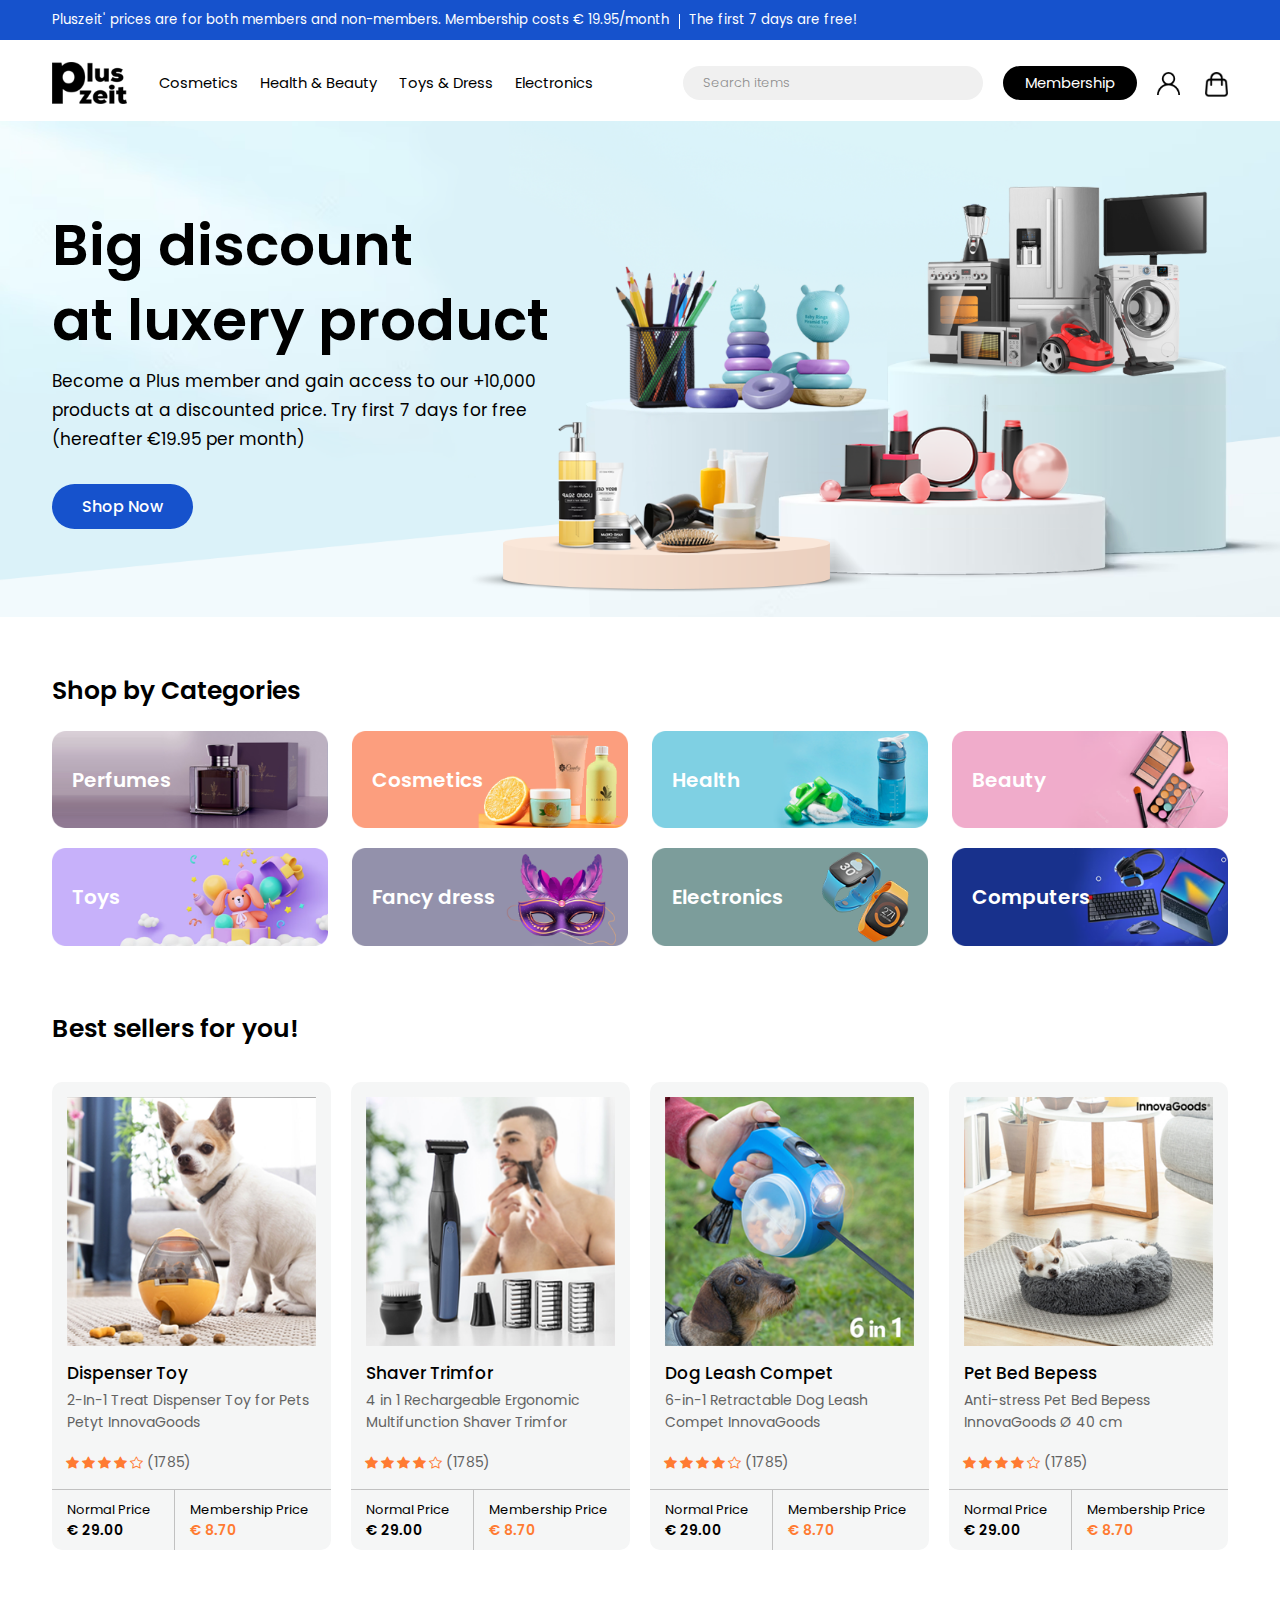
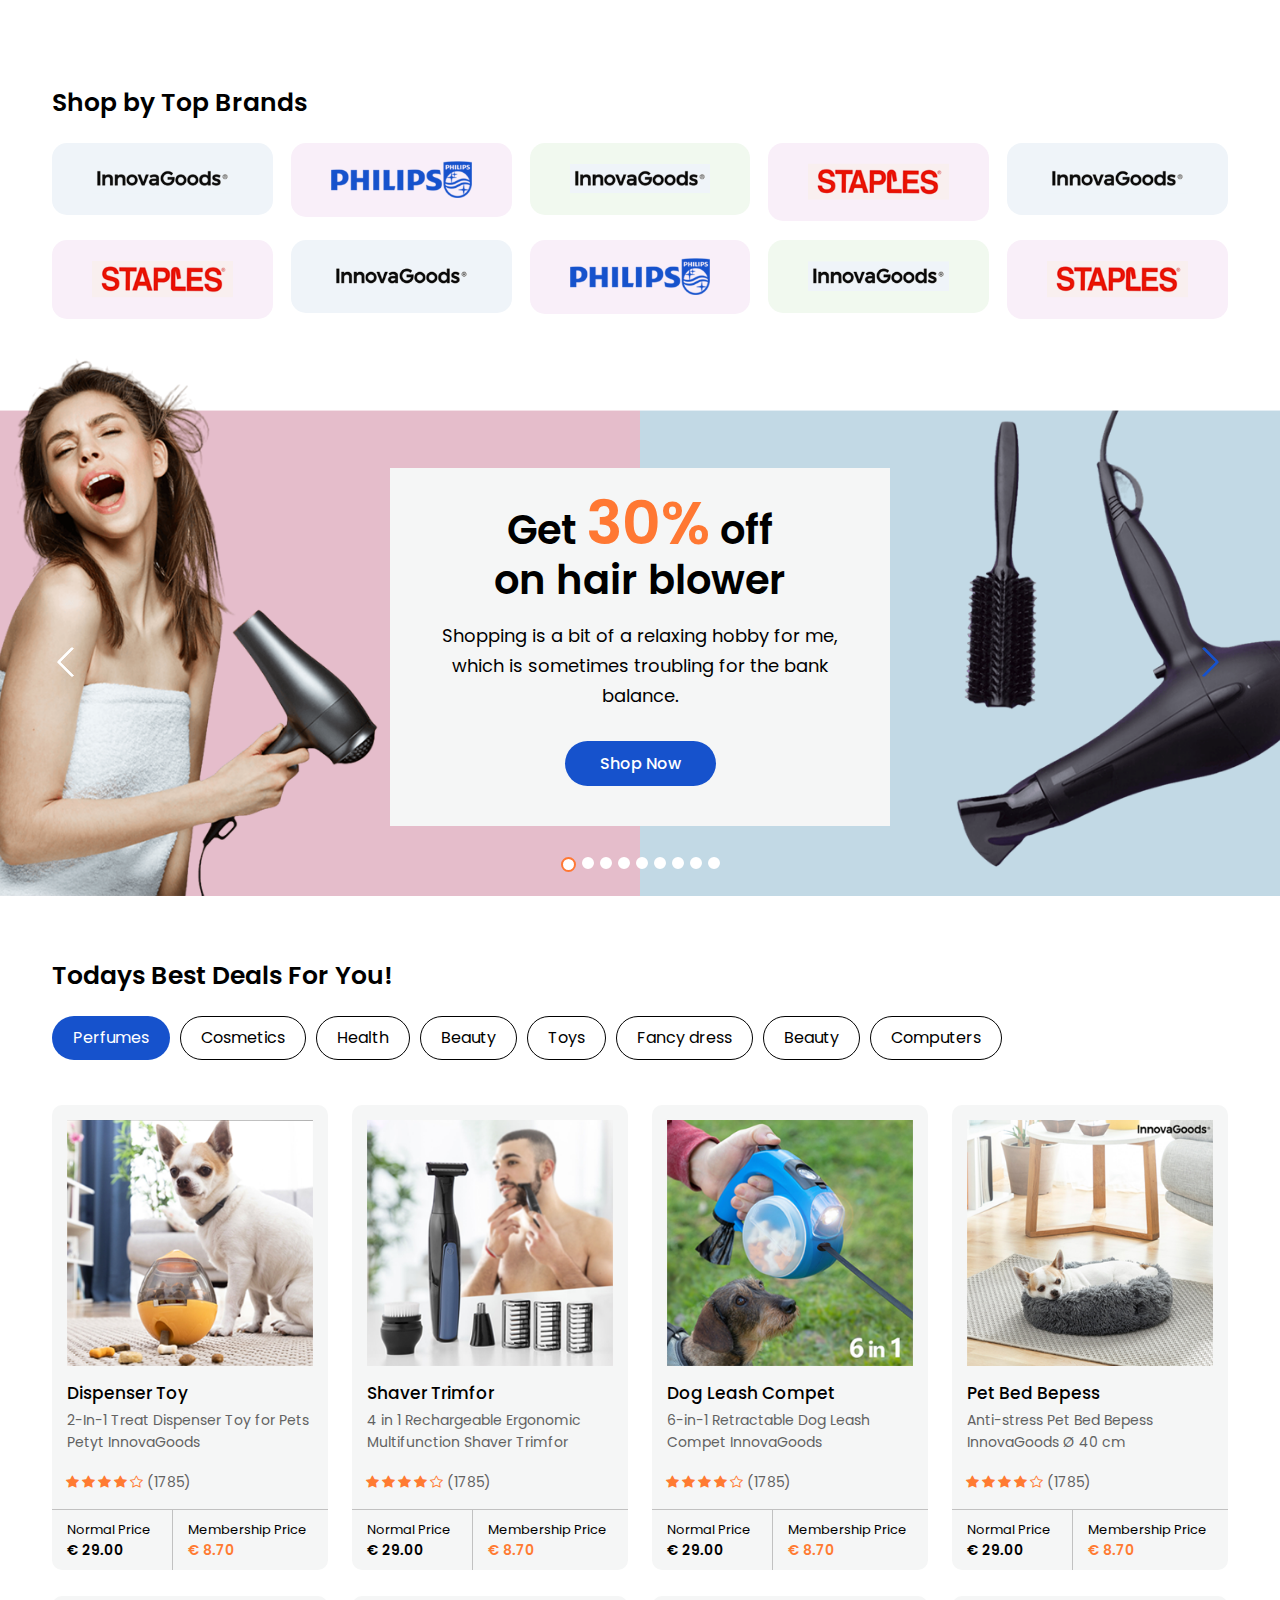
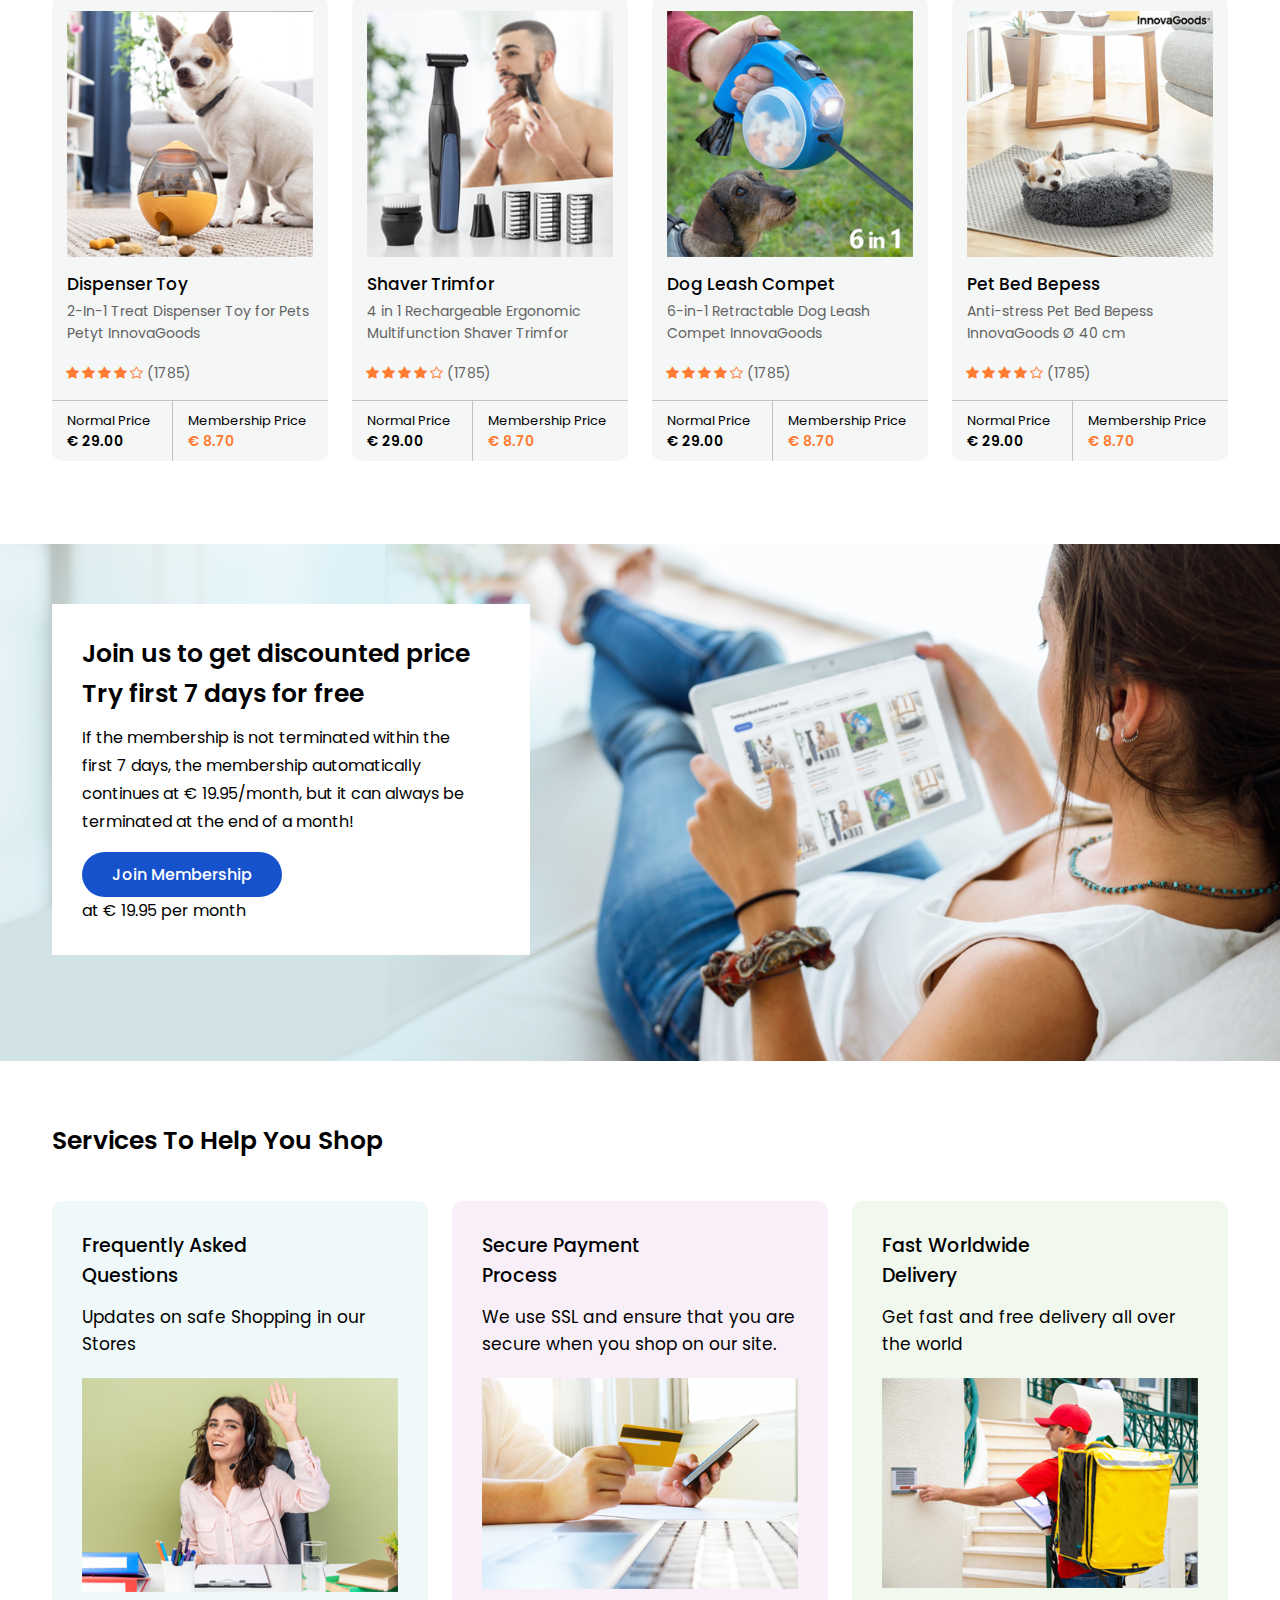
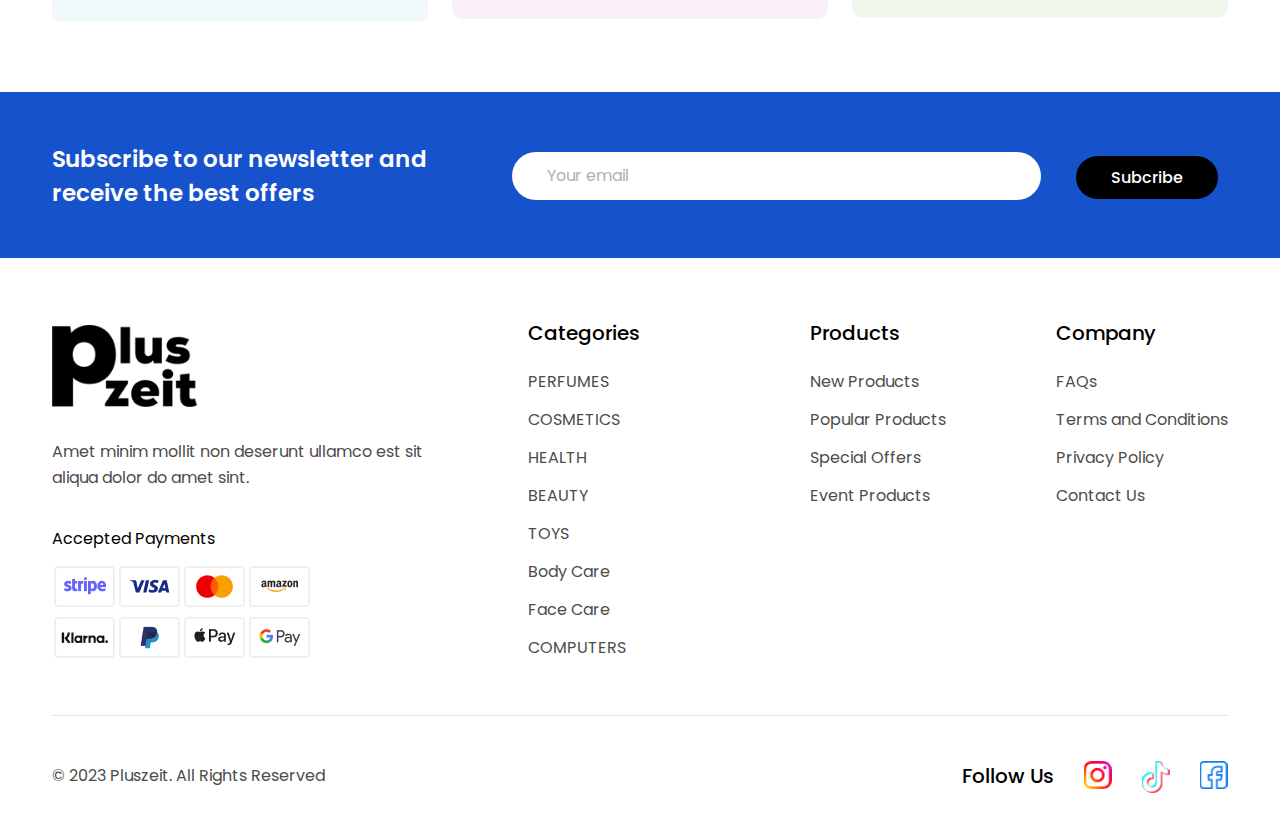
<file: New/index.html>
<!DOCTYPE html>
<html lang="en">
<head>
	<meta charset="UTF-8">
	<meta name="viewport" content="width=device-width, initial-scale=1.0">
	<title>Pluszit | Home</title>
	<link href="https://fonts.googleapis.com/css2?family=Poppins:wght@300;400;500;600;700&display=swap" rel="stylesheet">
	<link rel="stylesheet" href="https://cdn.jsdelivr.net/npm/bootstrap-icons@1.5.0/font/bootstrap-icons.css">
	<link rel="stylesheet" href="assets/bootstrap/css/bootstrap.min.css">
	<link rel="stylesheet" href="assets/flexslider/css/flexslider.css">
	<link rel="stylesheet" href="style.css">
	<link rel="stylesheet" href="assets/css/responsive.css">
</head>

<body>

	<div id="wrapper"><!-- start #wrapper -->
		
		<header class="bg-white">
			<div class="header-top"><!-- start .header-top -->
				<div class="container">
					<div class="header-top-area mx-auto">
						<ul class="nav">
							<li>Pluszeit' prices are for both members and non-members. Membership costs € 19.95/month</li>
							<li>The first 7 days are free!</li>
						</ul>
					</div>
				</div>
			</div><!-- //end .header-top -->

			<div class="container">
				<div class="header-area"><!-- start .header-area -->
					<nav class="navbar navbar-expand-lg">
						<a class="navbar-brand p-0" href="index.html">
							<figure class="logo">
								<img src="assets/images/logo.png" alt="Logo" width="109" height="61">
							</figure>
						</a>

						<button class="navbar-toggler" type="button" data-bs-toggle="collapse" data-bs-target="#navbarSupportedContent" aria-controls="navbarSupportedContent" aria-expanded="false" aria-label="Toggle navigation">
							<span class="navbar-toggler-icon"></span>
						</button>

						<div class="collapse navbar-collapse" id="navbarSupportedContent">
							<ul class="navbar-nav me-auto">
								<li class="nav-item">
									<a class="nav-link p-0" href="#">Cosmetics</a>
								</li>

								<li class="nav-item">
									<a class="nav-link p-0" href="#">Health & Beauty</a>
								</li>

								<li class="nav-item">
									<a class="nav-link p-0">Toys & Dress</a>
								</li>

								<li class="nav-item">
									<a class="nav-link p-0">Electronics</a>
								</li>
							</ul>

							<form role="search">
								<input class="form-control border-0" type="search" placeholder="Search items">
							</form>

							<div class="membership-btn">
								<a class="text-white" href="#">Membership</a>
							</div>

							<ul class="nav user">
								<li class="m-0">
									<a href="#">
										<figure>
											<img src="assets/images/user-icon.png" alt="">
										</figure>
									</a>
								</li>

								<li class="me-0">
									<a href="#">
										<figure>
											<img src="assets/images/shopping-cart-icon.png" alt="">
										</figure>
									</a>
								</li>
							</ul>
						</div>

						<ul class="nav user">
							<li class="m-0">
								<a href="#">
									<figure>
										<img src="assets/images/user-icon.png" alt="">
									</figure>
								</a>
							</li>

							<li class="me-0">
								<a href="#">
									<figure>
										<img src="assets/images/shopping-cart-icon.png" alt="">
									</figure>
								</a>
							</li>
						</ul>
					</nav>
				</div><!-- //end .header-area -->
			</div>
		</header>

		<section class="banner"><!-- start .banner -->
			<figure>
				<img src="assets/images/banner.png" alt="Banner" width="1740" height="674">
			</figure>

			<div class="banner-area mx-auto">
				<div class="banner-info">
					<div class="banner-content">
						<div class="container">
							<div class="banner-content-inner">
								<h1>Big discount <br>at luxery product</h1>
								<p>Become a Plus member and gain access to our +10,000 products at a discounted price. Try first 7 days for free (hereafter €19.95 per month)</p>

								<div class="shop-now-btn">
									<a class="text-white" href="#">Shop Now</a>
								</div>
							</div>
						</div>
					</div>
				</div>
			</div>
		</section><!-- //end .banner -->

		<section class="category"><!-- start .category -->
			<div class="container">
				<div class="category-area">
					<div class="heading">
						<h2>Shop by Categories</h2>
					</div>

					<div class="row">
						<div class="col-sm-6 col-md-3">
							<div class="category-item mx-auto">
								<a href="#">
									<figure>
										<img src="assets/images/perfume.png" alt="">
									</figure>

									<div class="category-item-info">
										<h3 class="text-white">Perfumes</h3>
									</div>
								</a>
							</div>
						</div>

						<div class="col-sm-6 col-md-3">
							<div class="category-item mx-auto">
								<a href="#">
									<figure>
										<img src="assets/images/cosmetics.png" alt="">
									</figure>
									
									<div class="category-item-info">
										<h3 class="text-white">Cosmetics</h3>
									</div>
								</a>
							</div>
						</div>

						<div class="col-sm-6 col-md-3">
							<div class="category-item mx-auto">
								<a href="#">
									<figure>
										<img src="assets/images/health.png" alt="">
									</figure>
									
									<div class="category-item-info">
										<h3 class="text-white">Health</h3>
									</div>
								</a>
							</div>
						</div>

						<div class="col-sm-6 col-md-3">
							<div class="category-item mx-auto">
								<a href="#">
									<figure>
										<img src="assets/images/beauty.png" alt="">
									</figure>
									
									<div class="category-item-info">
										<h3 class="text-white">Beauty</h3>
									</div>
								</a>
							</div>
						</div>

						<div class="col-sm-6 col-md-3">
							<div class="category-item mx-auto">
								<a href="#">
									<figure>
										<img src="assets/images/toy.png" alt="">
									</figure>
									
									<div class="category-item-info">
										<h3 class="text-white">Toys</h3>
									</div>
								</a>
							</div>
						</div>

						<div class="col-sm-6 col-md-3">
							<div class="category-item mx-auto">
								<a href="#">
									<figure>
										<img src="assets/images/dress.png" alt="">
									</figure>
									
									<div class="category-item-info">
										<h3 class="text-white">Fancy dress</h3>
									</div>
								</a>
							</div>
						</div>

						<div class="col-sm-6 col-md-3">
							<div class="category-item mx-auto">
								<a href="#">
									<figure>
										<img src="assets/images/electronics.png" alt="">
									</figure>
									
									<div class="category-item-info">
										<h3 class="text-white">Electronics</h3>
									</div>
								</a>
							</div>
						</div>

						<div class="col-sm-6 col-md-3">
							<div class="category-item mx-auto">
								<a href="#">
									<figure>
										<img src="assets/images/computers.png" alt="">
									</figure>
									
									<div class="category-item-info">
										<h3 class="text-white">Computers</h3>
									</div>
								</a>
							</div>
						</div>
					</div>
				</div>
			</div>
		</section><!-- //end .category -->

		<section class="seller"><!-- start .seller -->
			<div class="container">
				<div class="seller-area">
					<div class="heading">
						<h2>Best sellers for you!</h2>
					</div>

					<div class="clearfix" id="seller-area-scroll">
						<div class="seller-item">
							<div class="seller-item-top">
								<figure>
									<img src="assets/images/seller1.png" alt="">
								</figure>
								<h4>Dispenser Toy</h4>
								<p>2-In-1 Treat Dispenser Toy for Pets Petyt InnovaGoods</p>

								<div class="star">
									<i class="bi bi-star-fill"></i>
									<i class="bi bi-star-fill"></i>
									<i class="bi bi-star-fill"></i>
									<i class="bi bi-star-fill"></i>
									<i class="bi bi-star"></i>

									<span>(1785)</span>
								</div>
							</div>

							<ul class="nav">
								<li class="normal-price">
									<span>Normal Price</span>
									<span class="amount">€ 29.00</span>
								</li>

								<li class="membership-price">
									<span>Membership Price</span>
									<span class="amount">€ 8.70</span>
								</li>
							</ul>
						</div>
					
						<div class="seller-item">
							<div class="seller-item-top">
								<figure>
									<img src="assets/images/trimfor.png" alt="">
								</figure>
								<h4>Shaver Trimfor</h4>
								<p>4 in 1 Rechargeable Ergonomic Multifunction Shaver Trimfor</p>

								<div class="star">
									<i class="bi bi-star-fill"></i>
									<i class="bi bi-star-fill"></i>
									<i class="bi bi-star-fill"></i>
									<i class="bi bi-star-fill"></i>
									<i class="bi bi-star"></i>

									<span>(1785)</span>
								</div>
							</div>

							<ul class="nav">
								<li class="normal-price">
									<span>Normal Price</span>
									<span class="amount">€ 29.00</span>
								</li>

								<li class="membership-price">
									<span>Membership Price</span>
									<span class="amount">€ 8.70</span>
								</li>
							</ul>
						</div>
					
						<div class="seller-item">
							<div class="seller-item-top">
								<figure>
									<img src="assets/images/leash.png" alt="">
								</figure>
								<h4>Dog Leash Compet</h4>
								<p>6-in-1 Retractable Dog Leash Compet InnovaGoods</p>

								<div class="star">
									<i class="bi bi-star-fill"></i>
									<i class="bi bi-star-fill"></i>
									<i class="bi bi-star-fill"></i>
									<i class="bi bi-star-fill"></i>
									<i class="bi bi-star"></i>

									<span>(1785)</span>
								</div>
							</div>

							<ul class="nav">
								<li class="normal-price">
									<span>Normal Price</span>
									<span class="amount">€ 29.00</span>
								</li>

								<li class="membership-price">
									<span>Membership Price</span>
									<span class="amount">€ 8.70</span>
								</li>
							</ul>
						</div>
					
						<div class="seller-item">
							<div class="seller-item-top">
								<figure>
									<img src="assets/images/bepess.png" alt="">
								</figure>
								<h4>Pet Bed Bepess</h4>
								<p>Anti-stress Pet Bed Bepess InnovaGoods Ø 40 cm</p>

								<div class="star">
									<i class="bi bi-star-fill"></i>
									<i class="bi bi-star-fill"></i>
									<i class="bi bi-star-fill"></i>
									<i class="bi bi-star-fill"></i>
									<i class="bi bi-star"></i>

									<span>(1785)</span>
								</div>
							</div>

							<ul class="nav">
								<li class="normal-price">
									<span>Normal Price</span>
									<span class="amount">€ 29.00</span>
								</li>

								<li class="membership-price">
									<span>Membership Price</span>
									<span class="amount">€ 8.70</span>
								</li>
							</ul>
						</div>
					
						<div class="seller-item">
							<div class="seller-item-top">
								<figure>
									<img src="assets/images/seller1.png" alt="">
								</figure>
								<h4>Dispenser Toy</h4>
								<p>2-In-1 Treat Dispenser Toy for Pets Petyt InnovaGoods</p>

								<div class="star">
									<i class="bi bi-star-fill"></i>
									<i class="bi bi-star-fill"></i>
									<i class="bi bi-star-fill"></i>
									<i class="bi bi-star-fill"></i>
									<i class="bi bi-star"></i>

									<span>(1785)</span>
								</div>
							</div>

							<ul class="nav">
								<li class="normal-price">
									<span>Normal Price</span>
									<span class="amount">€ 29.00</span>
								</li>

								<li class="membership-price">
									<span>Membership Price</span>
									<span class="amount">€ 8.70</span>
								</li>
							</ul>
						</div>
					
						<div class="seller-item">
							<div class="seller-item-top">
								<figure>
									<img src="assets/images/trimfor.png" alt="">
								</figure>
								<h4>Shaver Trimfor</h4>
								<p>4 in 1 Rechargeable Ergonomic Multifunction Shaver Trimfor</p>

								<div class="star">
									<i class="bi bi-star-fill"></i>
									<i class="bi bi-star-fill"></i>
									<i class="bi bi-star-fill"></i>
									<i class="bi bi-star-fill"></i>
									<i class="bi bi-star"></i>

									<span>(1785)</span>
								</div>
							</div>

							<ul class="nav">
								<li class="normal-price">
									<span>Normal Price</span>
									<span class="amount">€ 29.00</span>
								</li>

								<li class="membership-price">
									<span>Membership Price</span>
									<span class="amount">€ 8.70</span>
								</li>
							</ul>
						</div>
					
						<div class="seller-item">
							<div class="seller-item-top">
								<figure>
									<img src="assets/images/leash.png" alt="">
								</figure>
								<h4>Dog Leash Compet</h4>
								<p>6-in-1 Retractable Dog Leash Compet InnovaGoods</p>

								<div class="star">
									<i class="bi bi-star-fill"></i>
									<i class="bi bi-star-fill"></i>
									<i class="bi bi-star-fill"></i>
									<i class="bi bi-star-fill"></i>
									<i class="bi bi-star"></i>

									<span>(1785)</span>
								</div>
							</div>

							<ul class="nav">
								<li class="normal-price">
									<span>Normal Price</span>
									<span class="amount">€ 29.00</span>
								</li>

								<li class="membership-price">
									<span>Membership Price</span>
									<span class="amount">€ 8.70</span>
								</li>
							</ul>
						</div>
					
						<div class="seller-item">
							<div class="seller-item-top">
								<figure>
									<img src="assets/images/bepess.png" alt="">
								</figure>
								<h4>Pet Bed Bepess</h4>
								<p>Anti-stress Pet Bed Bepess InnovaGoods Ø 40 cm</p>

								<div class="star">
									<i class="bi bi-star-fill"></i>
									<i class="bi bi-star-fill"></i>
									<i class="bi bi-star-fill"></i>
									<i class="bi bi-star-fill"></i>
									<i class="bi bi-star"></i>

									<span>(1785)</span>
								</div>
							</div>

							<ul class="nav">
								<li class="normal-price">
									<span>Normal Price</span>
									<span class="amount">€ 29.00</span>
								</li>

								<li class="membership-price">
									<span>Membership Price</span>
									<span class="amount">€ 8.70</span>
								</li>
							</ul>
						</div>

						<div class="seller-item">
							<div class="seller-item-top">
								<figure>
									<img src="assets/images/seller1.png" alt="">
								</figure>
								<h4>Dispenser Toy</h4>
								<p>2-In-1 Treat Dispenser Toy for Pets Petyt InnovaGoods</p>

								<div class="star">
									<i class="bi bi-star-fill"></i>
									<i class="bi bi-star-fill"></i>
									<i class="bi bi-star-fill"></i>
									<i class="bi bi-star-fill"></i>
									<i class="bi bi-star"></i>

									<span>(1785)</span>
								</div>
							</div>

							<ul class="nav">
								<li class="normal-price">
									<span>Normal Price</span>
									<span class="amount">€ 29.00</span>
								</li>

								<li class="membership-price">
									<span>Membership Price</span>
									<span class="amount">€ 8.70</span>
								</li>
							</ul>
						</div>
					
						<div class="seller-item">
							<div class="seller-item-top">
								<figure>
									<img src="assets/images/trimfor.png" alt="">
								</figure>
								<h4>Shaver Trimfor</h4>
								<p>4 in 1 Rechargeable Ergonomic Multifunction Shaver Trimfor</p>

								<div class="star">
									<i class="bi bi-star-fill"></i>
									<i class="bi bi-star-fill"></i>
									<i class="bi bi-star-fill"></i>
									<i class="bi bi-star-fill"></i>
									<i class="bi bi-star"></i>

									<span>(1785)</span>
								</div>
							</div>

							<ul class="nav">
								<li class="normal-price">
									<span>Normal Price</span>
									<span class="amount">€ 29.00</span>
								</li>

								<li class="membership-price">
									<span>Membership Price</span>
									<span class="amount">€ 8.70</span>
								</li>
							</ul>
						</div>
					
						<div class="seller-item">
							<div class="seller-item-top">
								<figure>
									<img src="assets/images/leash.png" alt="">
								</figure>
								<h4>Dog Leash Compet</h4>
								<p>6-in-1 Retractable Dog Leash Compet InnovaGoods</p>

								<div class="star">
									<i class="bi bi-star-fill"></i>
									<i class="bi bi-star-fill"></i>
									<i class="bi bi-star-fill"></i>
									<i class="bi bi-star-fill"></i>
									<i class="bi bi-star"></i>

									<span>(1785)</span>
								</div>
							</div>

							<ul class="nav">
								<li class="normal-price">
									<span>Normal Price</span>
									<span class="amount">€ 29.00</span>
								</li>

								<li class="membership-price">
									<span>Membership Price</span>
									<span class="amount">€ 8.70</span>
								</li>
							</ul>
						</div>
					
						<div class="seller-item">
							<div class="seller-item-top">
								<figure>
									<img src="assets/images/bepess.png" alt="">
								</figure>
								<h4>Pet Bed Bepess</h4>
								<p>Anti-stress Pet Bed Bepess InnovaGoods Ø 40 cm</p>

								<div class="star">
									<i class="bi bi-star-fill"></i>
									<i class="bi bi-star-fill"></i>
									<i class="bi bi-star-fill"></i>
									<i class="bi bi-star-fill"></i>
									<i class="bi bi-star"></i>

									<span>(1785)</span>
								</div>
							</div>

							<ul class="nav">
								<li class="normal-price">
									<span>Normal Price</span>
									<span class="amount">€ 29.00</span>
								</li>

								<li class="membership-price">
									<span>Membership Price</span>
									<span class="amount">€ 8.70</span>
								</li>
							</ul>
						</div>
					</div>
				</div>
			</div>
		</section><!-- //end .seller -->

		<section class="brand"><!-- start .brand -->
			<div class="container">
				<div class="brand-area">
					<div class="heading">
						<h2>Shop by Top Brands</h2>
					</div>

					<div class="brand-area-wrap">
						<div class="brand-item">
							<div class="brand-item-inner bg-lightblue">
								<figure class="mx-auto">
									<img src="assets/images/inova.png" alt="">
								</figure>
							</div>
						</div>

						<div class="brand-item">
							<div class="brand-item-inner bg-lightpink">
								<figure class="mx-auto">
									<img src="assets/images/philips.png" alt="">
								</figure>
							</div>
						</div>

						<div class="brand-item">
							<div class="brand-item-inner bg-lightgray">
								<figure class="mx-auto">
									<img src="assets/images/inova.png" alt="">
								</figure>
							</div>
						</div>

						<div class="brand-item">
							<div class="brand-item-inner bg-lightpink">
								<figure class="mx-auto">
									<img src="assets/images/stapless.png" alt="">
								</figure>
							</div>
						</div>

						<div class="brand-item">
							<div class="brand-item-inner bg-lightblue">
								<figure class="mx-auto">
									<img src="assets/images/inova.png" alt="">
								</figure>
							</div>
						</div>

						<div class="brand-item">
							<div class="brand-item-inner bg-lightpink">
								<figure class="mx-auto">
									<img src="assets/images/stapless.png" alt="">
								</figure>
							</div>
						</div>

						<div class="brand-item">
							<div class="brand-item-inner bg-lightblue">
								<figure class="mx-auto">
									<img src="assets/images/inova.png" alt="">
								</figure>
							</div>
						</div>

						<div class="brand-item">
							<div class="brand-item-inner bg-lightpink">
								<figure class="mx-auto">
									<img src="assets/images/philips.png" alt="">
								</figure>
							</div>
						</div>

						<div class="brand-item">
							<div class="brand-item-inner bg-lightgray">
								<figure class="mx-auto">
									<img src="assets/images/inova.png" alt="">
								</figure>
							</div>
						</div>

						<div class="brand-item">
							<div class="brand-item-inner bg-lightpink">
								<figure class="mx-auto">
									<img src="assets/images/stapless.png" alt="">
								</figure>
							</div>
						</div>
					</div>
				</div>
			</div>
		</section><!-- //end .category -->

		<section class="offer"><!-- start .offer -->
			<div class="container">
				<div class="offer-area">
					<div id="slider" class="flexslider">
						<ul id="slider" class="slides">
							<li>
								<div class="offer-item mx-auto">
									<h3 class="text-center">Get <span>30%</span> off <br>on hair blower</h3>
									<p class="text-center">Shopping is a bit of a relaxing hobby for me, which is sometimes troubling for the bank balance.</p>

									<div class="shop-now-btn mx-auto">
										<a class="text-white" href="#">Shop Now</a>
									</div>
								</div>
							</li>

							<li>
								<div class="offer-item mx-auto">
									<h3 class="text-center">Get <span>30%</span> off <br>on hair blower</h3>
									<p class="text-center">Shopping is a bit of a relaxing hobby for me, which is sometimes troubling for the bank balance.</p>

									<div class="shop-now-btn mx-auto">
										<a class="text-white" href="#">Shop Now</a>
									</div>
								</div>
							</li>

							<li>
								<div class="offer-item mx-auto">
									<h3 class="text-center">Get <span>30%</span> off <br>on hair blower</h3>
									<p class="text-center">Shopping is a bit of a relaxing hobby for me, which is sometimes troubling for the bank balance.</p>

									<div class="shop-now-btn mx-auto">
										<a class="text-white" href="#">Shop Now</a>
									</div>
								</div>
							</li>

							<li>
								<div class="offer-item mx-auto">
									<h3 class="text-center">Get <span>30%</span> off <br>on hair blower</h3>
									<p class="text-center">Shopping is a bit of a relaxing hobby for me, which is sometimes troubling for the bank balance.</p>

									<div class="shop-now-btn mx-auto">
										<a class="text-white" href="#">Shop Now</a>
									</div>
								</div>
							</li>

							<li>
								<div class="offer-item mx-auto">
									<h3 class="text-center">Get <span>30%</span> off <br>on hair blower</h3>
									<p class="text-center">Shopping is a bit of a relaxing hobby for me, which is sometimes troubling for the bank balance.</p>

									<div class="shop-now-btn mx-auto">
										<a class="text-white" href="#">Shop Now</a>
									</div>
								</div>
							</li>

							<li>
								<div class="offer-item mx-auto">
									<h3 class="text-center">Get <span>30%</span> off <br>on hair blower</h3>
									<p class="text-center">Shopping is a bit of a relaxing hobby for me, which is sometimes troubling for the bank balance.</p>

									<div class="shop-now-btn mx-auto">
										<a class="text-white" href="#">Shop Now</a>
									</div>
								</div>
							</li>

							<li>
								<div class="offer-item mx-auto">
									<h3 class="text-center">Get <span>30%</span> off <br>on hair blower</h3>
									<p class="text-center">Shopping is a bit of a relaxing hobby for me, which is sometimes troubling for the bank balance.</p>

									<div class="shop-now-btn mx-auto">
										<a class="text-white" href="#">Shop Now</a>
									</div>
								</div>
							</li>

							<li>
								<div class="offer-item mx-auto">
									<h3 class="text-center">Get <span>30%</span> off <br>on hair blower</h3>
									<p class="text-center">Shopping is a bit of a relaxing hobby for me, which is sometimes troubling for the bank balance.</p>

									<div class="shop-now-btn mx-auto">
										<a class="text-white" href="#">Shop Now</a>
									</div>
								</div>
							</li>

							<li>
								<div class="offer-item mx-auto">
									<h3 class="text-center">Get <span>30%</span> off <br>on hair blower</h3>
									<p class="text-center">Shopping is a bit of a relaxing hobby for me, which is sometimes troubling for the bank balance.</p>

									<div class="shop-now-btn mx-auto">
										<a class="text-white" href="#">Shop Now</a>
									</div>
								</div>
							</li>
						</ul>
					</div>
				</div>
			</div>
		</section><!-- //end .arrival -->

		<section class="deal"><!-- start .deal -->
			<div class="container">
				<div class="deal-area">
					<div class="heading">
						<h2>Todays Best Deals For You!</h2>
					</div>

					<ul class="nav nav-pills" id="pills-tab" role="tablist">
						<li class="nav-item" role="presentation">
							<button class="nav-link active" id="pills-perfume-tab" data-bs-toggle="pill" data-bs-target="#pills-perfume" type="button" role="tab" aria-controls="pills-perfume" aria-selected="true">Perfumes</button>
						</li>

						<li class="nav-item" role="presentation">
							<button class="nav-link clearfix" id="pills-cosmetics-tab" data-bs-toggle="pill" data-bs-target="#pills-cosmetics" type="button" role="tab" aria-controls="pills-cosmetics" aria-selected="false">Cosmetics
							</button>
						</li>

						<li class="nav-item" role="presentation">
							<button class="nav-link" id="pills-health-tab" data-bs-toggle="pill" data-bs-target="#pills-health" type="button" role="tab" aria-controls="pills-health" aria-selected="false">Health</button>
						</li>

						<li class="nav-item" role="presentation">
							<button class="nav-link" id="pills-beauty-tab" data-bs-toggle="pill" data-bs-target="#pills-beauty" type="button" role="tab" aria-controls="pills-beauty" aria-selected="false">Beauty</button>
						</li>

						<li class="nav-item" role="presentation">
							<button class="nav-link" id="pills-Toys-tab" data-bs-toggle="pill" data-bs-target="#pills-Toys" type="button" role="tab" aria-controls="pills-Toys" aria-selected="false">Toys</button>
						</li>

						<li class="nav-item" role="presentation">
							<button class="nav-link" id="pills-fancy-tab" data-bs-toggle="pill" data-bs-target="#pills-fancy" type="button" role="tab" aria-controls="pills-fancy" aria-selected="false">Fancy dress</button>
						</li>

						<li class="nav-item" role="presentation">
							<button class="nav-link" id="pills-Electronics-tab" data-bs-toggle="pill" data-bs-target="#pills-Electronics" type="button" role="tab" aria-controls="pills-Electronics" aria-selected="false">Beauty</button>
						</li>

						<li class="nav-item" role="presentation">
							<button class="nav-link" id="pills-Computers-tab" data-bs-toggle="pill" data-bs-target="#pills-Computers" type="button" role="tab" aria-controls="pills-Computers" aria-selected="false">Computers</button>
						</li>
					</ul>

					<div class="tab-content" id="pills-tabContent">
						<div class="tab-pane fade show active" id="pills-perfume" role="tabpanel" aria-labelledby="pills-perfume-tab">
							<div class="row">
								<div class="col-sm-4 col-md-3">
									<div class="seller-item d-block me-0">
										<div class="seller-item-top">
											<figure>
												<img src="assets/images/seller1.png" alt="">
											</figure>
											<h4>Dispenser Toy</h4>
											<p>2-In-1 Treat Dispenser Toy for Pets Petyt InnovaGoods</p>

											<div class="star">
												<i class="bi bi-star-fill"></i>
												<i class="bi bi-star-fill"></i>
												<i class="bi bi-star-fill"></i>
												<i class="bi bi-star-fill"></i>
												<i class="bi bi-star"></i>

												<span>(1785)</span>
											</div>
										</div>

										<ul class="nav">
											<li class="normal-price">
												<span>Normal Price</span>
												<span class="amount">€ 29.00</span>
											</li>

											<li class="membership-price">
												<span>Membership Price</span>
												<span class="amount">€ 8.70</span>
											</li>
										</ul>
									</div>
								</div>
									
								<div class="col-sm-4 col-md-3">
									<div class="seller-item d-block me-0">
										<div class="seller-item-top">
											<figure>
												<img src="assets/images/trimfor.png" alt="">
											</figure>
											<h4>Shaver Trimfor</h4>
											<p>4 in 1 Rechargeable Ergonomic Multifunction Shaver Trimfor</p>

											<div class="star">
												<i class="bi bi-star-fill"></i>
												<i class="bi bi-star-fill"></i>
												<i class="bi bi-star-fill"></i>
												<i class="bi bi-star-fill"></i>
												<i class="bi bi-star"></i>

												<span>(1785)</span>
											</div>
										</div>

										<ul class="nav">
											<li class="normal-price">
												<span>Normal Price</span>
												<span class="amount">€ 29.00</span>
											</li>

											<li class="membership-price">
												<span>Membership Price</span>
												<span class="amount">€ 8.70</span>
											</li>
										</ul>
									</div>
								</div>

								<div class="col-sm-4 col-md-3">
									<div class="seller-item d-block me-0">
										<div class="seller-item-top">
											<figure>
												<img src="assets/images/leash.png" alt="">
											</figure>
											<h4>Dog Leash Compet</h4>
											<p>6-in-1 Retractable Dog Leash Compet InnovaGoods</p>

											<div class="star">
												<i class="bi bi-star-fill"></i>
												<i class="bi bi-star-fill"></i>
												<i class="bi bi-star-fill"></i>
												<i class="bi bi-star-fill"></i>
												<i class="bi bi-star"></i>

												<span>(1785)</span>
											</div>
										</div>

										<ul class="nav">
											<li class="normal-price">
												<span>Normal Price</span>
												<span class="amount">€ 29.00</span>
											</li>

											<li class="membership-price">
												<span>Membership Price</span>
												<span class="amount">€ 8.70</span>
											</li>
										</ul>
									</div>
								</div>

								<div class="col-sm-4 col-md-3">
									<div class="seller-item d-block me-0">
										<div class="seller-item-top">
											<figure>
												<img src="assets/images/bepess.png" alt="">
											</figure>
											<h4>Pet Bed Bepess</h4>
											<p>Anti-stress Pet Bed Bepess InnovaGoods Ø 40 cm</p>

											<div class="star">
												<i class="bi bi-star-fill"></i>
												<i class="bi bi-star-fill"></i>
												<i class="bi bi-star-fill"></i>
												<i class="bi bi-star-fill"></i>
												<i class="bi bi-star"></i>

												<span>(1785)</span>
											</div>
										</div>

										<ul class="nav">
											<li class="normal-price">
												<span>Normal Price</span>
												<span class="amount">€ 29.00</span>
											</li>

											<li class="membership-price">
												<span>Membership Price</span>
												<span class="amount">€ 8.70</span>
											</li>
										</ul>
									</div>
								</div>

								<div class="col-sm-4 col-md-3">
									<div class="seller-item d-block me-0">
										<div class="seller-item-top">
											<figure>
												<img src="assets/images/seller1.png" alt="">
											</figure>
											<h4>Dispenser Toy</h4>
											<p>2-In-1 Treat Dispenser Toy for Pets Petyt InnovaGoods</p>

											<div class="star">
												<i class="bi bi-star-fill"></i>
												<i class="bi bi-star-fill"></i>
												<i class="bi bi-star-fill"></i>
												<i class="bi bi-star-fill"></i>
												<i class="bi bi-star"></i>

												<span>(1785)</span>
											</div>
										</div>

										<ul class="nav">
											<li class="normal-price">
												<span>Normal Price</span>
												<span class="amount">€ 29.00</span>
											</li>

											<li class="membership-price">
												<span>Membership Price</span>
												<span class="amount">€ 8.70</span>
											</li>
										</ul>
									</div>
								</div>

								<div class="col-sm-4 col-md-3">
									<div class="seller-item d-block me-0">
										<div class="seller-item-top">
											<figure>
												<img src="assets/images/trimfor.png" alt="">
											</figure>
											<h4>Shaver Trimfor</h4>
											<p>4 in 1 Rechargeable Ergonomic Multifunction Shaver Trimfor</p>

											<div class="star">
												<i class="bi bi-star-fill"></i>
												<i class="bi bi-star-fill"></i>
												<i class="bi bi-star-fill"></i>
												<i class="bi bi-star-fill"></i>
												<i class="bi bi-star"></i>

												<span>(1785)</span>
											</div>
										</div>

										<ul class="nav">
											<li class="normal-price">
												<span>Normal Price</span>
												<span class="amount">€ 29.00</span>
											</li>

											<li class="membership-price">
												<span>Membership Price</span>
												<span class="amount">€ 8.70</span>
											</li>
										</ul>
									</div>
								</div>

								<div class="col-sm-4 col-md-3">
									<div class="seller-item d-block me-0">
										<div class="seller-item-top">
											<figure>
												<img src="assets/images/leash.png" alt="">
											</figure>
											<h4>Dog Leash Compet</h4>
											<p>6-in-1 Retractable Dog Leash Compet InnovaGoods</p>

											<div class="star">
												<i class="bi bi-star-fill"></i>
												<i class="bi bi-star-fill"></i>
												<i class="bi bi-star-fill"></i>
												<i class="bi bi-star-fill"></i>
												<i class="bi bi-star"></i>

												<span>(1785)</span>
											</div>
										</div>

										<ul class="nav">
											<li class="normal-price">
												<span>Normal Price</span>
												<span class="amount">€ 29.00</span>
											</li>

											<li class="membership-price">
												<span>Membership Price</span>
												<span class="amount">€ 8.70</span>
											</li>
										</ul>
									</div>
								</div>

								<div class="col-sm-4 col-md-3">
									<div class="seller-item d-block me-0">
										<div class="seller-item-top">
											<figure>
												<img src="assets/images/bepess.png" alt="">
											</figure>
											<h4>Pet Bed Bepess</h4>
											<p>Anti-stress Pet Bed Bepess InnovaGoods Ø 40 cm</p>

											<div class="star">
												<i class="bi bi-star-fill"></i>
												<i class="bi bi-star-fill"></i>
												<i class="bi bi-star-fill"></i>
												<i class="bi bi-star-fill"></i>
												<i class="bi bi-star"></i>

												<span>(1785)</span>
											</div>
										</div>

										<ul class="nav">
											<li class="normal-price">
												<span>Normal Price</span>
												<span class="amount">€ 29.00</span>
											</li>

											<li class="membership-price">
												<span>Membership Price</span>
												<span class="amount">€ 8.70</span>
											</li>
										</ul>
									</div>
								</div>
							</div>
						</div>

						<div class="tab-pane fade" id="pills-cosmetics" role="tabpanel" aria-labelledby="pills-cosmetics-tab">
							<div class="row">
								<div class="col-sm-4 col-md-3">
									<div class="seller-item d-block me-0">
										<div class="seller-item-top">
											<figure>
												<img src="assets/images/seller1.png" alt="">
											</figure>
											<h4>Dispenser Toy</h4>
											<p>2-In-1 Treat Dispenser Toy for Pets Petyt InnovaGoods</p>

											<div class="star">
												<i class="bi bi-star-fill"></i>
												<i class="bi bi-star-fill"></i>
												<i class="bi bi-star-fill"></i>
												<i class="bi bi-star-fill"></i>
												<i class="bi bi-star"></i>

												<span>(1785)</span>
											</div>
										</div>

										<ul class="nav">
											<li class="normal-price">
												<span>Normal Price</span>
												<span class="amount">€ 29.00</span>
											</li>

											<li class="membership-price">
												<span>Membership Price</span>
												<span class="amount">€ 8.70</span>
											</li>
										</ul>
									</div>
								</div>
									
								<div class="col-sm-4 col-md-3">
									<div class="seller-item d-block me-0">
										<div class="seller-item-top">
											<figure>
												<img src="assets/images/trimfor.png" alt="">
											</figure>
											<h4>Shaver Trimfor</h4>
											<p>4 in 1 Rechargeable Ergonomic Multifunction Shaver Trimfor</p>

											<div class="star">
												<i class="bi bi-star-fill"></i>
												<i class="bi bi-star-fill"></i>
												<i class="bi bi-star-fill"></i>
												<i class="bi bi-star-fill"></i>
												<i class="bi bi-star"></i>

												<span>(1785)</span>
											</div>
										</div>

										<ul class="nav">
											<li class="normal-price">
												<span>Normal Price</span>
												<span class="amount">€ 29.00</span>
											</li>

											<li class="membership-price">
												<span>Membership Price</span>
												<span class="amount">€ 8.70</span>
											</li>
										</ul>
									</div>
								</div>

								<div class="col-sm-4 col-md-3">
									<div class="seller-item d-block me-0">
										<div class="seller-item-top">
											<figure>
												<img src="assets/images/leash.png" alt="">
											</figure>
											<h4>Dog Leash Compet</h4>
											<p>6-in-1 Retractable Dog Leash Compet InnovaGoods</p>

											<div class="star">
												<i class="bi bi-star-fill"></i>
												<i class="bi bi-star-fill"></i>
												<i class="bi bi-star-fill"></i>
												<i class="bi bi-star-fill"></i>
												<i class="bi bi-star"></i>

												<span>(1785)</span>
											</div>
										</div>

										<ul class="nav">
											<li class="normal-price">
												<span>Normal Price</span>
												<span class="amount">€ 29.00</span>
											</li>

											<li class="membership-price">
												<span>Membership Price</span>
												<span class="amount">€ 8.70</span>
											</li>
										</ul>
									</div>
								</div>

								<div class="col-sm-4 col-md-3">
									<div class="seller-item d-block me-0">
										<div class="seller-item-top">
											<figure>
												<img src="assets/images/bepess.png" alt="">
											</figure>
											<h4>Pet Bed Bepess</h4>
											<p>Anti-stress Pet Bed Bepess InnovaGoods Ø 40 cm</p>

											<div class="star">
												<i class="bi bi-star-fill"></i>
												<i class="bi bi-star-fill"></i>
												<i class="bi bi-star-fill"></i>
												<i class="bi bi-star-fill"></i>
												<i class="bi bi-star"></i>

												<span>(1785)</span>
											</div>
										</div>

										<ul class="nav">
											<li class="normal-price">
												<span>Normal Price</span>
												<span class="amount">€ 29.00</span>
											</li>

											<li class="membership-price">
												<span>Membership Price</span>
												<span class="amount">€ 8.70</span>
											</li>
										</ul>
									</div>
								</div>
							</div>	
						</div>

						<div class="tab-pane fade" id="pills-health" role="tabpanel" aria-labelledby="pills-health-tab">
							<div class="row">
								<div class="col-sm-4 col-md-3">
									<div class="seller-item d-block me-0">
										<div class="seller-item-top">
											<figure>
												<img src="assets/images/seller1.png" alt="">
											</figure>
											<h4>Dispenser Toy</h4>
											<p>2-In-1 Treat Dispenser Toy for Pets Petyt InnovaGoods</p>

											<div class="star">
												<i class="bi bi-star-fill"></i>
												<i class="bi bi-star-fill"></i>
												<i class="bi bi-star-fill"></i>
												<i class="bi bi-star-fill"></i>
												<i class="bi bi-star"></i>

												<span>(1785)</span>
											</div>
										</div>

										<ul class="nav">
											<li class="normal-price">
												<span>Normal Price</span>
												<span class="amount">€ 29.00</span>
											</li>

											<li class="membership-price">
												<span>Membership Price</span>
												<span class="amount">€ 8.70</span>
											</li>
										</ul>
									</div>
								</div>
									
								<div class="col-sm-4 col-md-3">
									<div class="seller-item d-block me-0">
										<div class="seller-item-top">
											<figure>
												<img src="assets/images/trimfor.png" alt="">
											</figure>
											<h4>Shaver Trimfor</h4>
											<p>4 in 1 Rechargeable Ergonomic Multifunction Shaver Trimfor</p>

											<div class="star">
												<i class="bi bi-star-fill"></i>
												<i class="bi bi-star-fill"></i>
												<i class="bi bi-star-fill"></i>
												<i class="bi bi-star-fill"></i>
												<i class="bi bi-star"></i>

												<span>(1785)</span>
											</div>
										</div>

										<ul class="nav">
											<li class="normal-price">
												<span>Normal Price</span>
												<span class="amount">€ 29.00</span>
											</li>

											<li class="membership-price">
												<span>Membership Price</span>
												<span class="amount">€ 8.70</span>
											</li>
										</ul>
									</div>
								</div>
							</div>	
						</div>

						<div class="tab-pane fade" id="pills-beauty" role="tabpanel" aria-labelledby="pills-beauty-tab">
							<div class="row">
								<div class="col-sm-4 col-md-3">
									<div class="seller-item d-block me-0">
										<div class="seller-item-top">
											<figure>
												<img src="assets/images/seller1.png" alt="">
											</figure>
											<h4>Dispenser Toy</h4>
											<p>2-In-1 Treat Dispenser Toy for Pets Petyt InnovaGoods</p>

											<div class="star">
												<i class="bi bi-star-fill"></i>
												<i class="bi bi-star-fill"></i>
												<i class="bi bi-star-fill"></i>
												<i class="bi bi-star-fill"></i>
												<i class="bi bi-star"></i>

												<span>(1785)</span>
											</div>
										</div>

										<ul class="nav">
											<li class="normal-price">
												<span>Normal Price</span>
												<span class="amount">€ 29.00</span>
											</li>

											<li class="membership-price">
												<span>Membership Price</span>
												<span class="amount">€ 8.70</span>
											</li>
										</ul>
									</div>
								</div>
									
								<div class="col-sm-4 col-md-3">
									<div class="seller-item d-block me-0">
										<div class="seller-item-top">
											<figure>
												<img src="assets/images/trimfor.png" alt="">
											</figure>
											<h4>Shaver Trimfor</h4>
											<p>4 in 1 Rechargeable Ergonomic Multifunction Shaver Trimfor</p>

											<div class="star">
												<i class="bi bi-star-fill"></i>
												<i class="bi bi-star-fill"></i>
												<i class="bi bi-star-fill"></i>
												<i class="bi bi-star-fill"></i>
												<i class="bi bi-star"></i>

												<span>(1785)</span>
											</div>
										</div>

										<ul class="nav">
											<li class="normal-price">
												<span>Normal Price</span>
												<span class="amount">€ 29.00</span>
											</li>

											<li class="membership-price">
												<span>Membership Price</span>
												<span class="amount">€ 8.70</span>
											</li>
										</ul>
									</div>
								</div>
							</div>
						</div>

						<div class="tab-pane fade" id="pills-Toys" role="tabpanel" aria-labelledby="pills-Toys-tab">
							<div class="row">
								<div class="col-sm-4 col-md-3">
									<div class="seller-item d-block me-0">
										<div class="seller-item-top">
											<figure>
												<img src="assets/images/seller1.png" alt="">
											</figure>
											<h4>Dispenser Toy</h4>
											<p>2-In-1 Treat Dispenser Toy for Pets Petyt InnovaGoods</p>

											<div class="star">
												<i class="bi bi-star-fill"></i>
												<i class="bi bi-star-fill"></i>
												<i class="bi bi-star-fill"></i>
												<i class="bi bi-star-fill"></i>
												<i class="bi bi-star"></i>

												<span>(1785)</span>
											</div>
										</div>

										<ul class="nav">
											<li class="normal-price">
												<span>Normal Price</span>
												<span class="amount">€ 29.00</span>
											</li>

											<li class="membership-price">
												<span>Membership Price</span>
												<span class="amount">€ 8.70</span>
											</li>
										</ul>
									</div>
								</div>
									
								<div class="col-sm-4 col-md-3">
									<div class="seller-item d-block me-0">
										<div class="seller-item-top">
											<figure>
												<img src="assets/images/trimfor.png" alt="">
											</figure>
											<h4>Shaver Trimfor</h4>
											<p>4 in 1 Rechargeable Ergonomic Multifunction Shaver Trimfor</p>

											<div class="star">
												<i class="bi bi-star-fill"></i>
												<i class="bi bi-star-fill"></i>
												<i class="bi bi-star-fill"></i>
												<i class="bi bi-star-fill"></i>
												<i class="bi bi-star"></i>

												<span>(1785)</span>
											</div>
										</div>

										<ul class="nav">
											<li class="normal-price">
												<span>Normal Price</span>
												<span class="amount">€ 29.00</span>
											</li>

											<li class="membership-price">
												<span>Membership Price</span>
												<span class="amount">€ 8.70</span>
											</li>
										</ul>
									</div>
								</div>

								<div class="col-sm-4 col-md-3">
									<div class="seller-item d-block me-0">
										<div class="seller-item-top">
											<figure>
												<img src="assets/images/leash.png" alt="">
											</figure>
											<h4>Dog Leash Compet</h4>
											<p>6-in-1 Retractable Dog Leash Compet InnovaGoods</p>

											<div class="star">
												<i class="bi bi-star-fill"></i>
												<i class="bi bi-star-fill"></i>
												<i class="bi bi-star-fill"></i>
												<i class="bi bi-star-fill"></i>
												<i class="bi bi-star"></i>

												<span>(1785)</span>
											</div>
										</div>

										<ul class="nav">
											<li class="normal-price">
												<span>Normal Price</span>
												<span class="amount">€ 29.00</span>
											</li>

											<li class="membership-price">
												<span>Membership Price</span>
												<span class="amount">€ 8.70</span>
											</li>
										</ul>
									</div>
								</div>

								<div class="col-sm-4 col-md-3">
									<div class="seller-item d-block me-0">
										<div class="seller-item-top">
											<figure>
												<img src="assets/images/bepess.png" alt="">
											</figure>
											<h4>Pet Bed Bepess</h4>
											<p>Anti-stress Pet Bed Bepess InnovaGoods Ø 40 cm</p>

											<div class="star">
												<i class="bi bi-star-fill"></i>
												<i class="bi bi-star-fill"></i>
												<i class="bi bi-star-fill"></i>
												<i class="bi bi-star-fill"></i>
												<i class="bi bi-star"></i>

												<span>(1785)</span>
											</div>
										</div>

										<ul class="nav">
											<li class="normal-price">
												<span>Normal Price</span>
												<span class="amount">€ 29.00</span>
											</li>

											<li class="membership-price">
												<span>Membership Price</span>
												<span class="amount">€ 8.70</span>
											</li>
										</ul>
									</div>
								</div>
							</div>
						</div>

						<div class="tab-pane fade" id="pills-fancy" role="tabpanel" aria-labelledby="pills-fancy-tab">
							<div class="row">
								<div class="col-sm-4 col-md-3">
									<div class="seller-item d-block me-0">
										<div class="seller-item-top">
											<figure>
												<img src="assets/images/seller1.png" alt="">
											</figure>
											<h4>Dispenser Toy</h4>
											<p>2-In-1 Treat Dispenser Toy for Pets Petyt InnovaGoods</p>

											<div class="star">
												<i class="bi bi-star-fill"></i>
												<i class="bi bi-star-fill"></i>
												<i class="bi bi-star-fill"></i>
												<i class="bi bi-star-fill"></i>
												<i class="bi bi-star"></i>

												<span>(1785)</span>
											</div>
										</div>

										<ul class="nav">
											<li class="normal-price">
												<span>Normal Price</span>
												<span class="amount">€ 29.00</span>
											</li>

											<li class="membership-price">
												<span>Membership Price</span>
												<span class="amount">€ 8.70</span>
											</li>
										</ul>
									</div>
								</div>
									
								<div class="col-sm-4 col-md-3">
									<div class="seller-item d-block me-0">
										<div class="seller-item-top">
											<figure>
												<img src="assets/images/trimfor.png" alt="">
											</figure>
											<h4>Shaver Trimfor</h4>
											<p>4 in 1 Rechargeable Ergonomic Multifunction Shaver Trimfor</p>

											<div class="star">
												<i class="bi bi-star-fill"></i>
												<i class="bi bi-star-fill"></i>
												<i class="bi bi-star-fill"></i>
												<i class="bi bi-star-fill"></i>
												<i class="bi bi-star"></i>

												<span>(1785)</span>
											</div>
										</div>

										<ul class="nav">
											<li class="normal-price">
												<span>Normal Price</span>
												<span class="amount">€ 29.00</span>
											</li>

											<li class="membership-price">
												<span>Membership Price</span>
												<span class="amount">€ 8.70</span>
											</li>
										</ul>
									</div>
								</div>

								<div class="col-sm-4 col-md-3">
									<div class="seller-item d-block me-0">
										<div class="seller-item-top">
											<figure>
												<img src="assets/images/leash.png" alt="">
											</figure>
											<h4>Dog Leash Compet</h4>
											<p>6-in-1 Retractable Dog Leash Compet InnovaGoods</p>

											<div class="star">
												<i class="bi bi-star-fill"></i>
												<i class="bi bi-star-fill"></i>
												<i class="bi bi-star-fill"></i>
												<i class="bi bi-star-fill"></i>
												<i class="bi bi-star"></i>

												<span>(1785)</span>
											</div>
										</div>

										<ul class="nav">
											<li class="normal-price">
												<span>Normal Price</span>
												<span class="amount">€ 29.00</span>
											</li>

											<li class="membership-price">
												<span>Membership Price</span>
												<span class="amount">€ 8.70</span>
											</li>
										</ul>
									</div>
								</div>

								<div class="col-sm-4 col-md-3">
									<div class="seller-item d-block me-0">
										<div class="seller-item-top">
											<figure>
												<img src="assets/images/bepess.png" alt="">
											</figure>
											<h4>Pet Bed Bepess</h4>
											<p>Anti-stress Pet Bed Bepess InnovaGoods Ø 40 cm</p>

											<div class="star">
												<i class="bi bi-star-fill"></i>
												<i class="bi bi-star-fill"></i>
												<i class="bi bi-star-fill"></i>
												<i class="bi bi-star-fill"></i>
												<i class="bi bi-star"></i>

												<span>(1785)</span>
											</div>
										</div>

										<ul class="nav">
											<li class="normal-price">
												<span>Normal Price</span>
												<span class="amount">€ 29.00</span>
											</li>

											<li class="membership-price">
												<span>Membership Price</span>
												<span class="amount">€ 8.70</span>
											</li>
										</ul>
									</div>
								</div>
							</div>
						</div>

						<div class="tab-pane fade" id="pills-Electronics" role="tabpanel" aria-labelledby="pills-Electronics-tab">
							<div class="row">
								<div class="col-sm-4 col-md-3">
									<div class="seller-item d-block me-0">
										<div class="seller-item-top">
											<figure>
												<img src="assets/images/seller1.png" alt="">
											</figure>
											<h4>Dispenser Toy</h4>
											<p>2-In-1 Treat Dispenser Toy for Pets Petyt InnovaGoods</p>

											<div class="star">
												<i class="bi bi-star-fill"></i>
												<i class="bi bi-star-fill"></i>
												<i class="bi bi-star-fill"></i>
												<i class="bi bi-star-fill"></i>
												<i class="bi bi-star"></i>

												<span>(1785)</span>
											</div>
										</div>

										<ul class="nav">
											<li class="normal-price">
												<span>Normal Price</span>
												<span class="amount">€ 29.00</span>
											</li>

											<li class="membership-price">
												<span>Membership Price</span>
												<span class="amount">€ 8.70</span>
											</li>
										</ul>
									</div>
								</div>
									
								<div class="col-sm-4 col-md-3">
									<div class="seller-item d-block me-0">
										<div class="seller-item-top">
											<figure>
												<img src="assets/images/trimfor.png" alt="">
											</figure>
											<h4>Shaver Trimfor</h4>
											<p>4 in 1 Rechargeable Ergonomic Multifunction Shaver Trimfor</p>

											<div class="star">
												<i class="bi bi-star-fill"></i>
												<i class="bi bi-star-fill"></i>
												<i class="bi bi-star-fill"></i>
												<i class="bi bi-star-fill"></i>
												<i class="bi bi-star"></i>

												<span>(1785)</span>
											</div>
										</div>

										<ul class="nav">
											<li class="normal-price">
												<span>Normal Price</span>
												<span class="amount">€ 29.00</span>
											</li>

											<li class="membership-price">
												<span>Membership Price</span>
												<span class="amount">€ 8.70</span>
											</li>
										</ul>
									</div>
								</div>

								<div class="col-sm-4 col-md-3">
									<div class="seller-item d-block me-0">
										<div class="seller-item-top">
											<figure>
												<img src="assets/images/leash.png" alt="">
											</figure>
											<h4>Dog Leash Compet</h4>
											<p>6-in-1 Retractable Dog Leash Compet InnovaGoods</p>

											<div class="star">
												<i class="bi bi-star-fill"></i>
												<i class="bi bi-star-fill"></i>
												<i class="bi bi-star-fill"></i>
												<i class="bi bi-star-fill"></i>
												<i class="bi bi-star"></i>

												<span>(1785)</span>
											</div>
										</div>

										<ul class="nav">
											<li class="normal-price">
												<span>Normal Price</span>
												<span class="amount">€ 29.00</span>
											</li>

											<li class="membership-price">
												<span>Membership Price</span>
												<span class="amount">€ 8.70</span>
											</li>
										</ul>
									</div>
								</div>

								<div class="col-sm-4 col-md-3">
									<div class="seller-item d-block me-0">
										<div class="seller-item-top">
											<figure>
												<img src="assets/images/bepess.png" alt="">
											</figure>
											<h4>Pet Bed Bepess</h4>
											<p>Anti-stress Pet Bed Bepess InnovaGoods Ø 40 cm</p>

											<div class="star">
												<i class="bi bi-star-fill"></i>
												<i class="bi bi-star-fill"></i>
												<i class="bi bi-star-fill"></i>
												<i class="bi bi-star-fill"></i>
												<i class="bi bi-star"></i>

												<span>(1785)</span>
											</div>
										</div>

										<ul class="nav">
											<li class="normal-price">
												<span>Normal Price</span>
												<span class="amount">€ 29.00</span>
											</li>

											<li class="membership-price">
												<span>Membership Price</span>
												<span class="amount">€ 8.70</span>
											</li>
										</ul>
									</div>
								</div>
							</div>
						</div>

						<div class="tab-pane fade" id="pills-Computers" role="tabpanel" aria-labelledby="pills-Computers-tab">
							<div class="row">
								<div class="col-sm-4 col-md-3">
									<div class="seller-item d-block me-0">
										<div class="seller-item-top">
											<figure>
												<img src="assets/images/seller1.png" alt="">
											</figure>
											<h4>Dispenser Toy</h4>
											<p>2-In-1 Treat Dispenser Toy for Pets Petyt InnovaGoods</p>

											<div class="star">
												<i class="bi bi-star-fill"></i>
												<i class="bi bi-star-fill"></i>
												<i class="bi bi-star-fill"></i>
												<i class="bi bi-star-fill"></i>
												<i class="bi bi-star"></i>

												<span>(1785)</span>
											</div>
										</div>

										<ul class="nav">
											<li class="normal-price">
												<span>Normal Price</span>
												<span class="amount">€ 29.00</span>
											</li>

											<li class="membership-price">
												<span>Membership Price</span>
												<span class="amount">€ 8.70</span>
											</li>
										</ul>
									</div>
								</div>
									
								<div class="col-sm-4 col-md-3">
									<div class="seller-item d-block me-0">
										<div class="seller-item-top">
											<figure>
												<img src="assets/images/trimfor.png" alt="">
											</figure>
											<h4>Shaver Trimfor</h4>
											<p>4 in 1 Rechargeable Ergonomic Multifunction Shaver Trimfor</p>

											<div class="star">
												<i class="bi bi-star-fill"></i>
												<i class="bi bi-star-fill"></i>
												<i class="bi bi-star-fill"></i>
												<i class="bi bi-star-fill"></i>
												<i class="bi bi-star"></i>

												<span>(1785)</span>
											</div>
										</div>

										<ul class="nav">
											<li class="normal-price">
												<span>Normal Price</span>
												<span class="amount">€ 29.00</span>
											</li>

											<li class="membership-price">
												<span>Membership Price</span>
												<span class="amount">€ 8.70</span>
											</li>
										</ul>
									</div>
								</div>

								<div class="col-sm-4 col-md-3">
									<div class="seller-item d-block me-0">
										<div class="seller-item-top">
											<figure>
												<img src="assets/images/leash.png" alt="">
											</figure>
											<h4>Dog Leash Compet</h4>
											<p>6-in-1 Retractable Dog Leash Compet InnovaGoods</p>

											<div class="star">
												<i class="bi bi-star-fill"></i>
												<i class="bi bi-star-fill"></i>
												<i class="bi bi-star-fill"></i>
												<i class="bi bi-star-fill"></i>
												<i class="bi bi-star"></i>

												<span>(1785)</span>
											</div>
										</div>

										<ul class="nav">
											<li class="normal-price">
												<span>Normal Price</span>
												<span class="amount">€ 29.00</span>
											</li>

											<li class="membership-price">
												<span>Membership Price</span>
												<span class="amount">€ 8.70</span>
											</li>
										</ul>
									</div>
								</div>

								<div class="col-sm-4 col-md-3">
									<div class="seller-item d-block me-0">
										<div class="seller-item-top">
											<figure>
												<img src="assets/images/bepess.png" alt="">
											</figure>
											<h4>Pet Bed Bepess</h4>
											<p>Anti-stress Pet Bed Bepess InnovaGoods Ø 40 cm</p>

											<div class="star">
												<i class="bi bi-star-fill"></i>
												<i class="bi bi-star-fill"></i>
												<i class="bi bi-star-fill"></i>
												<i class="bi bi-star-fill"></i>
												<i class="bi bi-star"></i>

												<span>(1785)</span>
											</div>
										</div>

										<ul class="nav">
											<li class="normal-price">
												<span>Normal Price</span>
												<span class="amount">€ 29.00</span>
											</li>

											<li class="membership-price">
												<span>Membership Price</span>
												<span class="amount">€ 8.70</span>
											</li>
										</ul>
									</div>
								</div>
							</div>
						</div>
					</div>		
				</div>
			</div>
		</section><!-- //end .deal -->

		<section class="join"><!-- start .join -->
			<div class="container">
				<div class="join-area bg-white">
					<h3>Join us to get discounted price</h3>  
					<h3>Try first 7 days for free</h3>
					<p>If the membership is not terminated within the first 7 days, the membership automatically continues at € 19.95/month, but it can always be terminated at the end of a month!</p>

					<div class="shop-now-btn mt-3">
						<a class="text-white" href="#">Join Membership</a>
					</div>
					<p class="my-0">at € 19.95 per month</p>
				</div>
			</div>
		</section><!-- //end .join -->

		<section class="services"><!-- start .services -->
			<div class="container">
				<div class="services-area">
					<div class="heading">
						<h2>Services To Help You Shop</h2>
					</div>

					<div class="row">
						<div class="col-md-4">
							<div class="service-item bg-blue">
								<div class="service-item-top">
									<h3>Frequently Asked <br> Questions</h3>
									<p>Updates on safe Shopping in our Stores</p>
								</div>

								<figure>
									<img src="assets/images/service1.png" alt="">
								</figure>
							</div>
						</div>

						<div class="col-md-4">
							<div class="service-item mx-auto bg-pink">
								<div class="service-item-top">
									<h3>Secure Payment <br> Process</h3>
									<p>We use SSL and ensure that you are secure when you shop on our site.</p>
								</div>

								<figure>
									<img src="assets/images/service2.png" alt="">
								</figure>
							</div>
						</div>

						<div class="col-md-4">
							<div class="service-item ms-auto bg-gray">
								<div class="service-item-top">
									<h3>Fast Worldwide <br> Delivery</h3>
									<p>Get fast and free delivery all over the world</p>
								</div>

								<figure>
									<img src="assets/images/service3.png" alt="">
								</figure>
							</div>
						</div>
					</div>
				</div>
			</div>
		</section><!-- //end .services -->

		<section class="subscribe"><!-- start .subscribe -->
			<div class="container">
				<div class="subscribe-area">
					<div class="row">
						<div class="col-lg-5 col-xl-4">
							<h3 class="text-white">Subscribe to our newsletter and receive the best offers</h3>
						</div>

						<div class="col-lg-7 col-xl-8">
							<form class="d-flex">
								<input class="form-control border-0" type="email" placeholder="Your email">

								<button type="submit" class="text-white">Subcribe</button>
							</form>
						</div>
					</div>
				</div>
			</div>
		</section><!-- //end .subscribe -->

		<footer>
			<div class="container">
				<div class="footer-area"><!-- start .footer-area -->
					<div class="row">
						<div class="col-md-4">
							<div class="footer-area-left">
								<figure>
									<img src="assets/images/footer-logo.png" alt="">
								</figure>
								<p>Amet minim mollit non deserunt ullamco est sit aliqua dolor do amet sint.</p>

								<h4>Accepted Payments</h4>

								<div class="payment-item-wrap">
									<div class="row mx-0">
										<div class="col-3 p-0">
											<div class="payment-item">
												<a href="#">
													<figure>
														<img src="assets/images/strip.png" alt="">
													</figure>
												</a>
											</div>
										</div>

										<div class="col-3 p-0">
											<div class="payment-item">
												<a href="#">
													<figure>
														<img src="assets/images/visa.png" alt="">
													</figure>
												</a>
											</div>
										</div>


										<div class="col-3 p-0">
											<div class="payment-item">
												<a href="#">
													<figure>
														<img src="assets/images/master.png" alt="">
													</figure>
												</a>
											</div>
										</div>

										<div class="col-3 p-0">
											<div class="payment-item">
												<a href="#">
													<figure>
														<img src="assets/images/amazon.png" alt="">
													</figure>
												</a>
											</div>
										</div>

										<div class="col-3 p-0">
											<div class="payment-item">
												<a href="#">
													<figure>
														<img src="assets/images/klarna.png" alt="">
													</figure>
												</a>
											</div>
										</div>

										<div class="col-3 p-0">
											<div class="payment-item">
												<a href="#">
													<figure>
														<img src="assets/images/paypal.png" alt="">
													</figure>
												</a>
											</div>
										</div>

										<div class="col-3 p-0">
											<div class="payment-item">
												<a href="#">
													<figure>
														<img src="assets/images/apple-pay.png" alt="">
													</figure>
												</a>
											</div>
										</div>

										<div class="col-3 p-0">
											<div class="payment-item">
												<a href="#">
													<figure>
														<img src="assets/images/google-pay.png" alt="">
													</figure>
												</a>
											</div>
										</div>
									</div>
								</div>
							</div>
						</div>

						<div class="col-md-8">
							<div class="footer-area-right ms-auto">
								<div class="row">
									<div class="col-4">
										<div class="footer-item mx-0 mx-md-auto mx-lg-0">
											<h4>Categories</h4>
											<ul>
												<li><a href="#">PERFUMES</a></li>
												<li><a href="#">COSMETICS</a></li>
												<li><a href="#">HEALTH</a></li>
												<li><a href="#">BEAUTY</a></li>
												<li><a href="#">TOYS</a></li>
												<li><a href="#">Body Care</a></li>
												<li><a href="#">Face Care</a></li>
												<li><a href="#">COMPUTERS</a></li>
											</ul>
										</div>
									</div>

									<div class="col-4">
										<div class="footer-item mx-auto">
											<h4>Products</h4>
											<ul>
												<li><a href="#">New Products</a></li>
												<li><a href="#">Popular Products</a></li>
												<li><a href="#">Special Offers</a></li>
												<li><a href="#">Event Products</a></li>
											</ul>
										</div>
									</div>

									<div class="col-4">
										<div class="footer-item ms-auto">
											<h4>Company</h4>
											<ul>
												<li><a href="#">FAQs</a></li>
												<li><a href="#">Terms and Conditions</a></li>
												<li><a href="#">Privacy Policy</a></li>
												<li><a href="#">Contact Us</a></li>
											</ul>
										</div>
									</div>
								</div>
							</div>
						</div>
					</div>
				</div><!-- //end .footer-area -->

				<div class="copyright">
					<div class="row">
						<div class="col-sm-7">
							<p>&copy; 2023 Pluszeit. All Rights Reserved</p>
						</div>

						<div class="col-sm-5">
							<div class="social ms-auto">
								<div class="d-flex">
									<h5>Follow Us</h5>
									<ul class="nav">
										<li>
											<a href="#">
												<figure>
													<img src="assets/images/inst.png" alt="">
												</figure>
											</a>
										</li>

										<li>
											<a href="#">
												<figure>
													<img src="assets/images/tiktok.png" alt="">
												</figure>
											</a>
										</li>

										<li>
											<a href="#">
												<figure>
													<img src="assets/images/fb.png" alt="">
												</figure>
											</a>
										</li>
									</ul>
								</div>
							</div>
						</div>
					</div>
				</div>
			</div>
		</footer>

	</div><!-- //end #wrapper -->

	<script src="assets/js/jquery.min.js"></script>
	<script src="assets/bootstrap/js/popper.min.js"></script>
    <script src="assets/bootstrap/js/bootstrap.min.js"></script>
    <script src="assets/flexslider/js/jquery.flexslider.js"></script>
    <script src="assets/js/jquery.nicescroll.min.js"></script>
    <script src="assets/js/custom.js"></script>
</body>
</html>
</file>
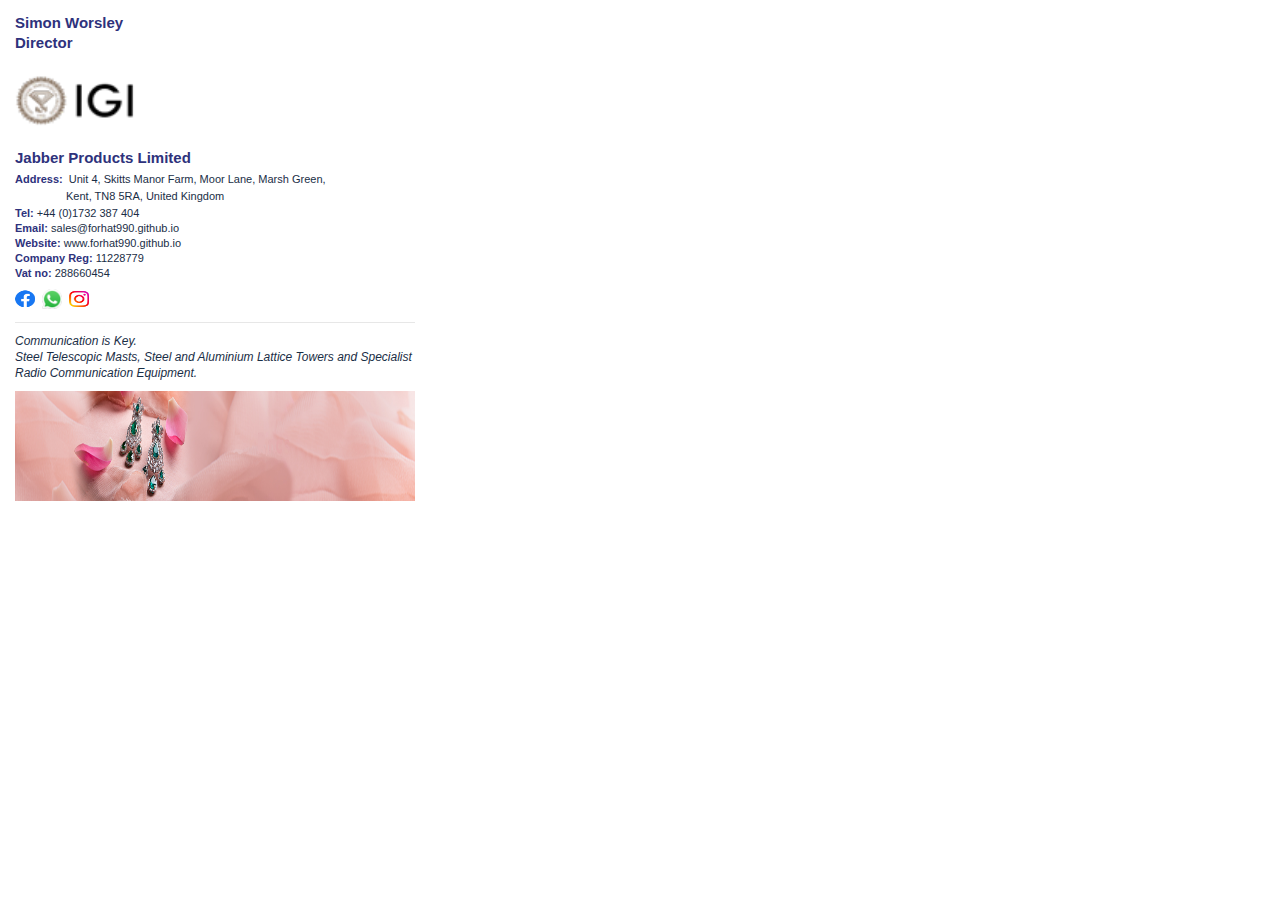
<file: index5.html>
<html>
    <head>
    	<meta http-equiv="Content-Type" content="text/html; charset=UTF-8">
		<meta name="format-detection" content="telephone=no">
		<title>index</title>
    </head>
	<body style="margin:10px 0 0 0;">
        <table cellspacing='0' width="400" cellpadding='0' border-spacing='0' style="margin:0;padding:0;">
            <tr>
                <td valign="top" style="padding-left:15px;">
                    <table cellpadding="0" cellspacing="0" width="100%">
                        <tr>
                        	<td>
                            	<table cellpadding="0" cellspacing="0" style="padding-bottom:10px;" width="100%">
                                	<tr>
                                    	<td>
                                        	<table cellpadding="0" cellspacing="0">
                                            	<tr>
                                                    <td style="font-size: 15px; font-weight: bold; line-height:18px; padding-top:4px; padding-bottom: 0px; font-family:Arial, Helvetica, sans-serif; color:#2e327c;">Simon Worsley</td>
                                                </tr>
                                                <tr>
                                                	<td style="font-size: 15px; font-weight: bold;  font-family:Arial, Helvetica, sans-serif; color:#2e327c; padding-top:2px; padding-bottom:5px;">Director</td>
                                                </tr>
                                                <td style="padding:10px 0 5px 0;" valign="middle">
                                                      <a href="https://forhat990.github.io/" target="_blank"><img src="https://forhat990.github.io/project/assets/images/sg_logo_2-1.png" width="124" height="68" alt=""></a>
                                                </td>
                                            </table>
                                        </td>
                                    </tr>
                                </table>
                            </td>
                        </tr>
                        <tr>
                            <td style="padding-bottom:3px; font-size:15px;  font-weight: bold; line-height:18px;  font-family:Arial, Helvetica, sans-serif; color:#2e327c; padding-bottom:6px;">
                                Jabber Products Limited
							</td>
                        </tr>
                        <tr>
                            <td style="padding-bottom:3px; font-size:11px; font-family:Arial, Helvetica, sans-serif; color:#1a2e46; padding-bottom:5px;">
                            	<span style="font-weight: bold; color:#2e327c; padding:0; margin:0;">Address:&nbsp;</span> Unit 4, Skitts Manor Farm, Moor Lane, Marsh Green,
							</td>
                        </tr>
                        <tr>
                            <td style="padding-bottom:3px; font-size:11px; font-family:Arial, Helvetica, sans-serif; color:#1a2e46; padding-bottom:5px; padding-left:51px;">Kent, TN8 5RA, United Kingdom </td>
                        </tr>
                        <tr>
                            <td style="font-size:11px; font-family:Arial, Helvetica, sans-serif; color:#1a2e46; padding-bottom:3px;">
                            	<span style="margin:0px; float:left;font-weight: bold; color:#2e327c; ">Tel:&nbsp;</span><a href="tel:4401732387404" style="float:left; color:#1a2e46; text-decoration:none;">+44 (0)1732 387 404</a>
                            </td>
                        </tr>
                        <tr>
                            <td style="font-size:11px; font-family:Arial, Helvetica, sans-serif; color:#1a2e46; padding-bottom:3px;">
                            	<span style="margin:0px; float:left;font-weight: bold;  color:#2e327c; ">Email:&nbsp;</span><a href="mailto:sales@forhat990.github.io" style="float:left; color:#1a2e46; text-decoration:none;">sales@forhat990.github.io</a>  
                            </td>
                        </tr>
                        <tr>
                            <td style="font-size:11px; font-family:Arial, Helvetica, sans-serif; color:#1a2e46; padding-bottom:3px;">
                            	<span style="margin:0px; float:left;font-weight: bold;  color:#2e327c; ">Website:&nbsp;</span><a href="https://forhat990.github.io/" style="float:left; color:#1a2e46; text-decoration:none;">www.forhat990.github.io</a>
                            </td>
                        </tr>
                        <tr>
                            <td style="font-size:11px; font-family:Arial, Helvetica, sans-serif; color:#1a2e46; padding-bottom:3px;">
                            	<span style="margin:0px; float:left;font-weight: bold;  color:#2e327c; ">Company Reg:&nbsp;</span>11228779
                            </td>
                        </tr>
                        <tr>
                            <td style="font-size:11px; font-family:Arial, Helvetica, sans-serif; color:#1a2e46; padding-bottom:10px;">
                            	<span style="margin:0px; float:left;font-weight: bold;  color:#2e327c; ">Vat no:&nbsp;</span>288660454
                            </td>
                        </tr>
                        <tr>
                        	<td style="padding-bottom:13px;">
                                <table cellpadding="0" cellspacing="0">
                                    <tr>
                                        <td style="padding-right:7px;"><a href="https://forhat990.github.io/project/"><img src="https://forhat990.github.io/project/assets/images/Facebook.png" height="20" width="20" alt="" /></a></td>
                                        <td style="padding-right:7px;"><a href="https://forhat990.github.io/project/"><img src="https://forhat990.github.io/project/assets/images/Whatsapp.png" height="20" width="20" alt="" /></a></td>
                                        <td style="padding-right:7px;"><a href="https://forhat990.github.io/project/"><img src="https://forhat990.github.io/project/assets/images/Instagram.png" height="20" width="20" alt="" /></a></td>
                                    </tr>
                                </table>
                            </td>
                        </tr>   
                        <tr>
                            <td style="font-size:12px; line-height:16px; font-style:italic; font-family:Arial, Helvetica, sans-serif; color:#1a2e46; padding-bottom:10px; padding-top:10px; border-top:1px solid #e7e7e7;">
                            	Communication is Key.<br>
                                Steel Telescopic Masts, Steel and Aluminium Lattice Towers and Specialist Radio Communication Equipment.
                            </td>
                        </tr>
                        <tr>
                            <td>
                            	<a href="https://forhat990.github.io/"><img src="https://forhat990.github.io/project/assets/images/banner-rings.png" alt="" width="400" height="110" /></a>
                            </td>
                        </tr>
                    </table>
                </td>
            </tr>
        </table>
    </body>
</html>
</file>
<file: New/assets/css/responsive.css>
@media screen and (max-width: 1549px) {
	.container { max-width: 1280px; }
	.header-top ul li {font-size: 15.25px; }
	.header-area nav { padding: 26px 0 21px 0; }
	.header-area nav ul li { font-size: 17px; }
	.membership-btn { 
		font-size: 15.5px; 
		height: 40px;
		line-height: 40px;
		margin: 4px 27px 4px 27px;
	}
	.membership-btn a {
		display: block;
		padding: 0 22px;
	}
	.header-area nav .navbar-brand { margin-right: 32px; }
	.logo { max-width: 90px; }
	.header-area nav form {
		max-width: 355px;
	}
	.header-area nav form { margin: 4px 0; }
	.header-area nav form input {
		font-size: 14px;
		padding: 5px 20px;
	}
	.header-area nav ul li {
		font-size: 15.5px;
		margin: 0 13px;
	}
	.header-area nav ul { margin: 4px 0; }
	.header-area nav ul.user li {
		width: 28px;
		height: 28px;
		margin: 0 29px;
	}
	.header-top { padding: 12px 0; }
	.shop-now-btn {
		font-size: 16px;
		height: 50px;
		line-height: 50px;
	}
	.shop-now-btn a { padding: 0 30px; }
	.banner-content-inner { max-width: 500px; }
	.banner-content-inner h1 {
		font-size: 57px;
		line-height: 75px;
	}
	.banner-content-inner p {
		font-size: 17px;
		line-height: 29px;
	}
	.banner { margin-top: 144px; }
	.heading { margin-bottom: 20px; }
	.heading h2 {
		font-size: 28px;
		line-height: 50px;
	}
	.category-item-info { padding: 0 25px; }
	.category-item-info h3 { font-size: 20px; }
	.category-item { margin-bottom: 20px; }
	.brand-item-inner { padding: 0 40px; }
	.seller-item-top { padding: 20px 20px 20px 20px; }
	.seller-item ul li {
		line-height: 20px;
		font-size: 14px;
	}
	.seller-item ul li span.amount { font-size: 15px; }
	.seller-item ul li.normal-price { padding: 10px 18px 10px 20px; }
	.seller-item-top h4 {
		font-size: 18px;
		line-height: 24px;
		margin-bottom: 5px;
	}
	.seller-item-top figure { margin-bottom: 18px; }
	.seller-item-top p {
		font-size: 15px;
		line-height: 23px;
		margin-bottom: 10px;
	}
	.seller-item {
		max-width: 300px;
		margin-right: 15px;
	}
	.deal-area ul li button {
		font-size: 16px;
		line-height: 41px;
		padding: 0 17px;
	}
	.offer-item {
		max-width: 500px;
		padding: 30px 35px 40px 35px;
	}
	.offer-item h3 {
		font-size: 40px;
		line-height: 50px;
		margin-bottom: 14px;
	}
	.offer-item h3 span { font-size: 68px; }
	.offer-item p {
		font-size: 18px;
		line-height: 30px;
		margin-bottom: 20px;
	}
	.offer-item .shop-now-btn { font-size: 16px; }
	.join-area {
		max-width: 520px;
		padding: 36px 30px 36px 30px;
	}
	.join-area h3 {
		font-size: 28px;
		line-height: 43px;
	}
	.join-area p {
		font-size: 18px;
		line-height: 30px;
		margin: 10px 20px 10px 0;
	}
	.service-item {
		max-width: 400px;
		padding: 35px 35px 35px 35px;
		margin: 25px 0 25px 0;
	}
	.service-item h3 {
		font-size: 20px;
		line-height: 33px;
		margin-bottom: 15px;
	}
	.service-item p {
		font-size: 18px;
		line-height: 28px;
		margin-bottom: 25px;
	}
	.subscribe { padding: 60px 0 50px 0; }
	.subscribe-area h3 {
		font-size: 24px;
		line-height: 36px;
	}
	.subscribe-area form input {
		font-size: 17px;
		padding: 0 35px;
		line-height: 50px;
		margin-right: 35px;
	}
	.subscribe-area form button {
		font-size: 18px;
		padding: 0 35px;
		line-height: 47px;
	}
	.subscribe-area form { padding: 10px 10px 15px 60px; }
	.copyright { padding-top: 45px; }
	footer { padding: 55px 0 40px 0; }
	.footer-area { padding-bottom: 30px; }
	.footer-area-left { max-width: 375px; }
	.footer-area p {
		line-height: 26px;
		margin-bottom: 36px;
		font-size: 16px;
	}
	.footer-area figure { max-width: 145px; }
	.footer-area h4 {
		line-height: 24px;
		margin-bottom: 15px;
		font-size: 16px;
	}
	.copyright p {
		font-size: 16px;
		line-height: 30px;
	}
	.social h5 {
		font-size: 20px;
		line-height: 30px;
	}
	.social ul li {
		margin-left: 30px;
		max-width: 28px;
	}
	.footer-item h4 {
		font-size: 20px;
		line-height: 40px;
		margin-bottom: 10px;
	}
	.footer-item ul li {
		font-size: 16px;
		line-height: 38px;
	}
	.footer-area-right { max-width: 800px; }
	.description-area ul.nav-pills li button.active { font-size: 22px; }
	.description-area ul.nav-pills li {
		font-size: 20px;
		line-height: 34px;
		margin-right: 35px;
	}
	.description-area ul.nav-pills li button { padding: 12px 0; }
	.description-area .content p {
		font-size: 18px;
		line-height: 36px;
		margin-bottom: 30px;
	}
	.description-area .content ul li {
		font-size: 18px;
		line-height: 36px;
	}
	.right-box-b {
		margin-left: 0;
	}
	.add-to-cart-btn {
		max-width: 343px;
		font-size: 18px;
		height: 55px;
		line-height: 55px;
	}
	.btn-minuse, .btn-plus, .quantity > input { height: 55px; }
	.btn-plus input, .btn-minuse input, .quantity > input { line-height: 55px; }
	.product-info p {
		font-size: 18px;
		line-height: 40px;
	}
	.product-info .title p {
		font-size: 20px;
		line-height: 24px;
		margin-bottom: 13px;
	}
	.product-info .title h3 {
		font-size: 23px;
		line-height: 36px;
	}
	.product-info ul li {
		font-size: 18px;
		line-height: 33px;
		padding: 0 16px;
		margin-right: 15px;
	}
	.product-imgs .img-display {
		max-width: 600px;
	}
	.product-imgs .img-select {
		top: 250px;
		left: -253px;
		width: 600px;
		height: 97px;
	}
	.description-area .tab-pane ul.details li {
		font-size: 16px;
	}
	.description-area .tab-pane ul.details li span {
		padding: 13px 35px;
	}
	.description-area .tab-pane ul.details_r li {
		font-size: 18px;
		line-height: 48px;
	}
}
@media screen and (max-width: 1439px) {
	.logo { max-width: 75px; }
	.header-top ul li {
		font-size: 13.25px; 
		line-height: 20px;
		padding-right: 10px;
	}
	.header-top ul li:not(:first-child) { padding-left: 10px; }
	.header-top { padding: 10px 0; }
	.header-top ul li:not(:first-child)::before {
		top: 4px;
		height: 15px;
		width: 1px;
	}
	.header-area nav ul li {
		font-size: 14.75px;
		margin: 0 11px;
	}
	.header-area nav form { max-width: 300px; }
	.header-area nav form input {
		font-size: 13px;
		line-height: 24px;
	}
	.membership-btn {
		font-size: 14.75px;
		height: 34px;
		line-height: 34px;
		margin: 4px 20px 4px 20px;
	}
	.header-area nav { padding: 22px 0 17px 0; }
	.header-area nav ul.user li {
		width: 23px;
		height: 23px;
		margin: 0 25px;
	}
	.container { max-width: 1200px; }
	.banner { margin-top: 121px; }
	.heading h2 {
		font-size: 25px;
		line-height: 40px;
	}
	.category-item-info { padding: 0 20px; }
	.seller-item-top { padding: 15px 15px 15px 15px; }
	.seller-item ul li.normal-price { padding: 10px 10px 10px 15px; }
	.seller-item ul li.membership-price { padding: 10px 15px 10px 15px; }
	.seller-item-top figure { margin-bottom: 16px; }
	.seller-item-top h4 {
		font-size: 17px;
		line-height: 22px;
	}
	.seller-item-top p {
		font-size: 14px;
		line-height: 22px;
		margin-bottom: 8px;
	}
	.seller-item ul li { font-size: 13px; }
	.seller-item ul li span.amount { font-size: 14px; }
	.seller-item {
		border-radius: 10px;
		-webkit-border-radius: 10px;
	}
	.seller-item { max-width: 279px; }
	.deal-area ul li button {
		font-size: 16px;
		line-height: 42px;
		padding: 0 20px;
	}
	.flex-direction-nav .flex-prev { left: 0; }
	.flex-direction-nav .flex-next { right: 0; }
	.offer-item {
		max-width: 500px;
		padding: 30px 30px 40px 30px;
	}
	.offer-item h3 {
		font-size: 40px;
		line-height: 50px;
		margin-bottom: 16px;
	}
	.offer-item h3 span { font-size: 60px; }
	.offer-item p {
		font-size: 18px;
		line-height: 30px;
	}
	.shop-now-btn {
		height: 45px;
		line-height: 45px;
		margin-top: 30px;
	}
	.join-area h3 {
		font-size: 25px;
		line-height: 40px;
	}
	.join-area p {
		font-size: 16px;
		line-height: 28px;
	}
	.join-area {
		max-width: 478px;
		padding: 30px;
	}
	.service-item p {
		font-size: 17px;
		line-height: 27px;
		margin-bottom: 20px;
	}
	.service-item h3 {
		font-size: 19px;
		line-height: 30px;
		margin-bottom: 13px;
	}
	.service-item {
		padding: 30px 30px 30px 30px;
		margin: 20px 0 20px 0;
	}
	.subscribe-area h3 {
		font-size: 23px;
		line-height: 34px;
	}
	.subscribe { padding: 50px 0 40px 0; }
	.subscribe-area form input {
		font-size: 16px;
		line-height: 48px;
		height: 48px;
	}
	.subscribe-area form button {
		font-size: 16px;
		line-height: 43px;
	}
	.footer-area-right { max-width: 700px; }
	.services { padding: 60px 0 50px 0; }
	.deal {
		padding-top: 60px;
		margin-bottom: 70px;
	}
	.brand { padding: 30px 0 20px 0; }
	.seller-area { padding-bottom: 30px; }
	.description-area ul.nav-pills li button.active { font-size: 20px; }
	.description-area ul.nav-pills li {
		font-size: 18px;
		line-height: 30px;
		margin-right: 30px;
	}
	.description-area ul.nav-pills li button { padding: 10px 0; }
	.description-area .content p {
		font-size: 16px;
		line-height: 30px;
		margin-bottom: 25px;
	}
	.description-area .content ul li {
		font-size: 16px;
		line-height: 30px;
		background-position: left 10px;
		background-size: 16px;
	}
	.description-area { padding-bottom: 40px; }
	.add-to-cart-btn {
		max-width: 310px;
		font-size: 16px;
		height: 50px;
		line-height: 50px;
	}	.btn-minuse, .btn-plus, .quantity > input { height: 50px; }
	.btn-plus input, .btn-minuse input, .quantity > input { line-height: 50px; }
	.product-info p {
		font-size: 16px;
	}
	.product-info .title p {
		font-size: 19px;
	}
	.product-info .title h3 {
		font-size: 22px;
		line-height: 34px;
	}
	.product-info ul li {
		font-size: 16px;
		line-height: 30px;
		padding: 0 15px;
	}
	.product-imgs .img-display {
		max-width: 550px;
	}
	.product-imgs .img-select {
		top: 225px;
		left: -225px;
		width: 550px;
	}
	.description-area .tab-pane ul.details_r li {
		font-size: 16px;
		line-height: 46px;
	}
}
@media screen and (max-width: 1199px) {
	.header-area nav form { max-width: 200px; }
	.header-area nav .navbar-brand { margin-right: 25px; }
	.header-area nav ul li {
		font-size: 14px;
		margin: 0 10px;
	}
	.membership-btn {
		font-size: 14px;
		margin: 4px 15px 4px 15px;
	}
	.banner-content-inner { max-width: 450px; }
	.banner-content-inner h1 {
		font-size: 45px;
		line-height: 55px;
	}
	.banner-content-inner p {
		font-size: 15px;
		line-height: 27px;
	}
	.shop-now-btn {
		font-size: 15px;
		height: 45px;
		line-height: 45px;
		margin-top: 30px;
	}
	.shop-now-btn a { padding: 0 35px; }
	.heading { margin-bottom: 16px; }
	.heading h2 {
		font-size: 20px;
		line-height: 30px;
	}
	.category-item-info h3 { font-size: 16px; }
	.category-item-info { padding: 0 15px; }
	.brand-item-inner { padding: 0 30px; }
	.seller-item-top p {
		overflow: hidden;
		max-height: 44px;
		min-height: 44px;
	}
	.service-item p {
		font-size: 14px;
		line-height: 25px;
	}
	.service-item h3 {
		font-size: 17px;
		line-height: 26px;
	}
	.service-item { padding: 20px 20px 20px 20px; }
	.offer-item h3 {
		font-size: 30px;
		line-height: 40px;
		margin-bottom: 16px;
		padding: 0 60px 0 60px;
	}
	.offer-item h3 span { font-size: 50px; }
	.offer-item { max-width: 437px; }
	.subscribe { padding: 40px 0 40px 0; }
	.footer-area figure { max-width: 120px; }
	.footer-area p {
		font-size: 14px;
		line-height: 24px;
		margin-bottom: 25px;
	}
	.footer-area h4 { font-size: 15px; }
	.footer-item h4 {
		font-size: 18px;
		line-height: 30px;
	}
	.footer-item ul li {
		font-size: 15px;
		line-height: 35px;
	}
	footer { padding: 40px 0 25px 0; }
	.copyright { padding-top: 25px; }
	.social h5 {
		font-size: 18px;
		line-height: 25px;
	}
	.social ul li {
		margin-left: 25px;
		max-width: 26px;
	}
	.description-area ul.nav-pills li button.active { font-size: 18px; }
	.description-area ul.nav-pills li {
		font-size: 16px;
		line-height: 30px;
	}
	.description-area .content p { font-size: 15px; }
	.description-area .content ul li { font-size: 15px; }
	.description-area figure {
		margin-right: auto;
		margin-top: 40px;
	}
	.add-to-cart-btn {
		max-width: 235px;
		font-size: 15px;
		height: 45px;
		line-height: 45px;
	}
	.btn-minuse, .btn-plus, .quantity > input { height: 45px; width: 30px;}
	.btn-plus input, .btn-minuse input, .quantity > input { line-height: 45px; }
	.quantity > input {
		font-size: 18px;
		min-width: 40px;
	}
	.product-info p {
		font-size: 15px;
	}
	.product-info .title p {
		font-size: 17px;
	}
	.product-info .title h3 {
		font-size: 18px;
		line-height: 30px;
	}
	.product-imgs .img-display {
		max-width: 83%;
		max-height: 450px;
	}
	.product-imgs .img-item {
		width: 75px;
		height: 75px;
	}
	.product-imgs .img-select {
		top: 172px;
		left: -192px;
		width: 440px;
	}
	.description-area .tab-pane ul.details li {
		font-size: 14px;
	}
	.description-area .tab-pane ul.details_r {
		padding-left: 10px;
	}
	.description-area .tab-pane ul.details li span.left {
		max-width: 200px;
		min-width: 200px;
	}
	.description-area .tab-pane ul.details li span {
		padding: 12px 20px;
	}
}
@media screen and (max-width: 991px) {
	.header-area nav ul.user { display: none; }
	.header-area nav > ul.user {
		display: flex;
		position: absolute;
		top: 30px;
		right: 60px;
		z-index: 9;
		margin: 0;
	}
	.header-area nav ul { margin: 20px 0; }
	.header-area nav ul li:first-child { margin-left: 10px; }
	.membership-btn { margin: 10px 0 0 0; }
	.header-area nav form { max-width: 295px; }
	.category { padding-top: 50px; }
	.brand-item-inner { padding: 0 15px; }
	.brand-area-wrap { margin: 0 -5px; }
	.brand-item { padding: 0 5px; }
	.seller-item-top h4 {
		font-size: 14px;
		line-height: 20px;
	}
	.seller-item-top p {
		font-size: 13px;
		line-height: 20px;
		margin-bottom: 5px;
	}
	.seller-item-top figure { margin-bottom: 12px; }
	.star span { font-size: 13px; }
	.star i { font-size: 12px; }
	.seller-item ul li.membership-price { padding: 5px 10px 5px 10px; }
	.seller-item ul li.normal-price { padding: 10px 10px 10px 10px; }
	.seller-item ul li {
		font-size: 12px;
		line-height: 18px;
	}
	.seller-item ul li span.amount { font-size: 13px; }
	.seller-item { max-width: 230px; }
	.deal-area ul li button {
		font-size: 13px;
		line-height: 35px;
		padding: 0 15px;
	}
	.deal-area ul.nav-pills li { margin-right: 5px; }
	.service-item { padding: 20px 15px 20px 15px; }
	.service-item h3 {
		font-size: 15px;
		line-height: 22px;
	}
	.service-item p {
		font-size: 13px;
		line-height: 18px;
		max-height: 32px;
		overflow: hidden;
	}
	.subscribe-area h3 {
		text-align: center;
		margin-bottom: 20px;
	}
	.subscribe-area form { padding: 10px 0 15px 0; }
	.subscribe { padding: 30px 0 20px 0; }
	.subscribe-area form button {
		font-size: 15px;
		padding: 0 20px;
	}
	.subscribe-area form input {
		font-size: 16px;
		padding: 0 25px;
		margin-right: 20px;
	}
	.subscribe-area h3 {
		font-size: 20px;
		line-height: 30px;
	}
	.footer-area figure {
		max-width: 100px;
		margin-bottom: 20px;
	}
	.description-area ul.nav-pills li button.active { font-size: 16px; }
	.description-area ul.nav-pills li {
		font-size: 14px;
		line-height: 28px;
	}
	.description-area .content p { font-size: 14px; }
	.description-area .content ul li { font-size: 14px; }
	.product-info p {
		font-size: 14px;
	}
	.product-info {
		margin-top: 50px;
	}
	.product-imgs .img-display {
		margin-bottom: 20px;
	}
	.product-imgs {
		max-width: 100%;
		margin: 0 auto;
	}
	.product-imgs .img-select {
		top: 0;
		left: 50%;
		width: 440px;
		transform: translateX(-50%);
	}
	.product-imgs .img-display {
		margin-left: auto;
		margin-right: auto;
	}
	.owl-theme .owl-nav [class*="owl-"] {
		margin: 0;
	}
}
@media screen and (max-width: 950px){
	.banner > figure img {
		width: 950px !important;
		height: 367px !important;
		max-width: initial;
	}
}
@media screen and (max-width: 814px) {
	.banner { margin-top: 140px; }
}
@media screen and (max-width: 767px) {
	.banner-content-inner h1 {
		font-size: 40px;
		line-height: 50px;
	}
	.banner-content-inner p {
		font-size: 14px;
		line-height: 25px;
	}
	.shop-now-btn {
		font-size: 14px;
		height: 40px;
		line-height: 40px;
	}
	.shop-now-btn a { padding: 0 30px; }
	.brand-item { width: 50%; }
	.join-area h3 {
		font-size: 17px;
		line-height: 25px;
	}
	.join-area {
		max-width: 460px;
		padding: 25px;
	}
	.join-area p {
		font-size: 16px;
		line-height: 24px;
	}
	.service-item {
		margin-left: auto !important;
		margin-right: auto !important;
		margin-top: 0;
	}
	.footer-area-right { max-width: 100%; }
	.footer-area-left {
		margin-bottom: 25px;
		margin-left: auto;
		margin-right: auto;
	}
	.footer-area { padding-bottom: 0; }
	.footer-area figure {
		margin-left: auto;
		margin-right: auto;
	}
	.footer-area p { text-align: center; }
	.footer-area h4 { text-align: center; }
	.footer-item h4 { text-align: left; }
	.payment-item-wrap {
		margin-left: auto;
		margin-right: auto;
	}
	.social h5 {
		font-size: 16px;
		line-height: 24px;
	}
	.social ul li { margin-left: 18px; }
	.copyright p {
		font-size: 15px;
		line-height: 24px;
	}
}
@media screen and (max-width: 636px) {
	.banner { margin-top: 160px; }
}
@media screen and (max-width: 575px){
	.banner { margin-top: 149px; }
	.banner-content-inner h1 {
		font-size: 30px;
		line-height: 40px;
	}
	.banner > figure img {
		width: 767px !important;
		height: 297px !important;
	}
	.header-top ul li {
		font-size: 12px;
		line-height: 18px;
	}
	.header-area nav { padding: 17px 0; }
	.header-area nav > ul.user { top: 26px; }
	.category-item { max-width: 360px; }
	.heading h2 { font-size: 18px; }
	.seller-item.d-block {
		margin-left: auto;
		margin-right: auto !important;
	}
	.join-area h3 { font-size: 16px; }
	.join-area { padding: 20px; }
	.join-area p {
		font-size: 14px;
		margin: 10px 0 10px 0;
	}
	.offer-item h3 {
		font-size: 26px;
		line-height: 36px;
		margin-bottom: 10px;
		padding: 0 10px 0 10px;
	}
	.offer-item h3 span { font-size: 40px; }
	.offer-item { padding: 20px 10px 20px 10px; }
	.flex-direction-nav { display: none; }
	.offer-item p {
		font-size: 16px;
		line-height: 28px;
	}
	.offer-item { max-width: 315px; }
	.footer-item h4 {
		font-size: 15px;
		line-height: 22px;
	}
	.footer-item ul li {
		font-size: 13px;
		line-height: 22px;
	}
	.subscribe-area h3 {
		font-size: 16px;
		line-height: 24px;
	}
	.subscribe-area form input {
		font-size: 14px;
		line-height: 37px;
		height: 37px;
	}
	.subscribe-area form button {
		font-size: 14px;
		line-height: 33px;
	}
	.subscribe { padding: 20px 0 0 0; }
	.subscribe-area h3 { margin-bottom: 5px; }
	.copyright p { text-align: center; }
	.social {
		margin-right: auto;
		margin-top: 20px;
	}
	footer { padding: 40px 0 60px 0; }
	.description-area ul.nav-pills li button.active { font-size: 15px; }
	.description-area ul.nav-pills li {
		font-size: 13px;
		line-height: 24px;
		margin-right: 20px;
	}
	.description-area ul.nav-pills li button {
		padding: 5px 0;
	}
	.product-imgs .img-display {
		max-width: 100%;
	}
	.owl-next span::before {
		left: -15px;
		width: 18px;
		height: 18px;
		border-radius: 2px;
		border-top: 2px solid #000;
		border-right: 2px solid #000;
	}
	.product-imgs .img-display {
		max-width: 100%;
	}
	.diamond-details-section-1 .main-box-diamo {
		display: block !important;
	}
	.product-info {
		margin-top: 30px;
	}
	.product-info ul li {
		font-size: 12px;
		line-height: 20px;
	}
	.add-to-cart-btn {
		max-width: 166px;
		font-size: 13px;
		height: 34px;
		line-height: 34px;
	}
	.btn-minuse, .btn-plus, .quantity > input {
		height: 34px;
	}
	.btn-plus input, .btn-minuse input, .quantity > input {
		line-height: 34px;
	}
	.product-info .title h3 {
		font-weight: 500;
		font-size: 13px;
		line-height: 24px;
	}
	.product-info .title p {
		font-size: 13px;
	}
	.product-info p {
		font-size: 13px;
	}
	.description-area .tab-pane ul.details {
		width: 450px;
	}
	.description-area .tab-pane ul.details li {
		font-size: 13px;
		line-height: 24px;
	}
}
</file>
<file: New/style.css>
/* Css Reset */
*::before {
	-webkit-transition: all .3s ease-out; 
	-moz-transition: all .3s ease-out; 
	-ms-transition: all .3s ease-out; 
	-o-transition: all .3s ease-out; 
	transition: all .3s ease-out;
}
html,body,div,span,object,iframe,h1,h2,h3,h4,h5,h6,
p,blockquote,pre,a,abbr,address,cite,code,del,
dfn,em,img,ins,kbd,q,s,samp,small,strong,sub,
var,b,u,i,dl,dt,dd,ol,ul,li,fieldset,form,
label,legend,table,caption,tbody,tfoot,thead,tr,th,td {
	padding:0;
    margin:0;
	border:0;
	outline:0;
	font-size:100%;
	vertical-align:baseline;
}
body {
	font-family: 'Poppins', sans-serif;
	font-size: 18px;
	font-weight: 400;
	font-style: normal;
	background: #fff;
	color: #000;
	overflow-x: hidden;
}
ul,ol { list-style:none; }
img,fieldset { border:none; }
a {text-decoration: none;}
a:hover { text-decoration:none; }
article,aside,details,figcaption,figure,footer,
header,main,nav,section,summary { display: block; }
figure { margin:0; padding:0; }
embed, iframe, object, video { max-width: 100%; }
input, textarea { -webkit-appearance: none; -webkit-border-radius: 0; }
html { -webkit-text-size-adjust: 100%; -ms-text-size-adjust: 100%; }
img { max-width: 100%; height: auto; display: block; }
a {
	-webkit-transition: all .3s ease-out; -moz-transition: all .3s ease-out; -ms-transition: all .3s ease-out; -o-transition: all .3s ease-out; transition: all .3s ease-out;
}
[type="reset"], [type="submit"], button, html [type="button"] { 
	-webkit-appearance: none; 
}
input, textarea { -webkit-appearance: none; -webkit-border-radius: 0; }
img {
	-webkit-transition: all .3s ease-out; 
	-moz-transition: all .3s ease-out; 
	-ms-transition: all .3s ease-out; 
	-o-transition: all .3s ease-out; 
	transition: all .3s ease-out;
}
/*==============================
	Page structure      
================================*/
#wrapper {
	overflow: hidden; 
	width: 100%; 
}
.navbar-toggler {
	border: 0;
	border-radius: 0;
	border-color: transparent;
}
.navbar-toggler:focus { outline: 0; }
.container { max-width: 1550px; }
.navbar-toggler {}
.navbar-toggler:focus {
	box-shadow: none;
	outline: 0;
}
.heading {
	margin-bottom: 22px;
}
.heading h2 {
	font-size: 32px;
	font-weight: 600;
	line-height: 58px;
}
.bg-lightblue { background: #eff4f9; }
.bg-blue { background: #eff9f9; }
.bg-pink { background: #f9eff9; }
.bg-gray { background: #f1f9ef; }
.bg-lightpink { background: #f9eff9; }
.bg-lightgray { background: #f1f9ef; }
/*==============================
	header 
================================*/
header {
	position: absolute;
	top: 0;
	left: 0;
	right: 0;
	width: 100%;
	z-index: 999;
}
.header-top {
	background: #1652cc;
	padding: 14px 0;
}
.header-top ul li {
	position: relative;
	line-height: 23px;
	color: #fff;
	padding-right: 17px;
}
.header-top ul li:not(:first-child) { padding-left: 17px; }
.header-top ul li:not(:first-child)::before {
	content: '';
	position: absolute;
	top: 3px;
	left: 0;
	height: 17px;
	width: 2px;
	background: #fff;
}
.header-area nav { padding: 30px 0 25px 0; }
.header-area nav .navbar-brand { margin-right: 38px; }
.header-area nav ul { margin: 6px 0; }
.header-area nav ul li { margin: 0 16px; }
.header-area nav ul li:first-child { margin-left: 0; }
.header-area nav ul li a { color: #000 !important; }
.header-area nav form {
	width: 100%;
	max-width: 430px;
	margin: 6px 0;
}
.header-area nav form input {
	font-size: 16px;
	font-weight: 300;
	line-height: 30px;
	background: #f0f0f0 !important;
	padding: 10px 25px;
	border-radius: 50px;
	-webkit-border-radius: 50px;
}
.header-area nav form input:focus { box-shadow: none; }
.header-area nav form input::placeholder { color: #8e8e8e; }
.membership-btn {
	display: table;
	background: #000;
	height: 50px;
	line-height: 50px;
	border-radius: 50px;
	-webkit-border-radius: 50px;
	margin: 6px 34px 6px 33px;
}
.membership-btn a {
	display: block;
	padding: 0 27px;
}
.header-area nav > ul.user { display: none; }
.header-area nav ul.user li {
	width: 30px;
	height: 30px;
	margin: 0 37px;
}
.header-area nav ul.user li a { display: block; }

/*==============================
	banner 
================================*/
.banner { 
	position: relative;
	margin-top: 149.967px; 
}
.banner > figure { 
	overflow: hidden; 
	max-height: 1000px;
}
.banner > figure img {
	width: 100% !important;
	height: 100% !important;
} 
.banner-area {
	position: absolute;
	top: 0;
	left: 0;
	width: 100%;
	height: 100%;
}
.banner-info {
	display: table;
	width: 100%;
	height: 100%;
}
.banner-content {
	display: table-cell;
	vertical-align: middle;
}
.banner-content-inner { max-width: 615px; }
.banner-content-inner h1 {
	font-size: 70px;
	font-weight: 600;
	line-height: 100px;
	margin-bottom: 9px;
}
.banner-content-inner p {
	font-size: 20px;
	line-height: 36px;
}
.shop-now-btn {
	display: table;
	font-size: 20px;
	font-weight: 500;
	background: #1652cc;
	height: 60px;
	line-height: 60px;
	border-radius: 60px;
	-webkit-border-radius: 60px;
	margin-top: 40px;
}
.shop-now-btn a {
	display: block;
	padding: 0 50px;
}
/*==============================
	category 
================================*/
.category { padding-top: 54px; }
.category-item { margin-bottom: 23px; }
.category-item a { display: block; }
.category-item { 
	position: relative;
	border-radius: 15px; 
	-webkit-border-radius: 15px; 
}
.category-item-info {
	position: absolute;
	top: 50%;
	left: 0;
	transform: translateY(-50%);
	z-index: 99;
	padding: 0 30px;
}
.category-item-info h3 {
	font-size: 24px;
	font-weight: 600;
}

/*==============================
	seller 
================================*/
.seller { padding-top: 43px; }
#seller-area-scroll {
	overflow: auto;
  	white-space: nowrap;
  	padding-bottom: 60px;
}
.seller-area { padding-bottom: 60px; }
.seller-item {
	display: inline-block;
	max-width: 360px;
	border-radius: 15px;
	-webkit-border-radius: 15px;
	background: #f5f6f6;
	margin: 13px 25px 13px 0;
	white-space: initial;
}
.seller-item-top { padding: 29px 25px 23px 25px; }
.seller-item-top figure { margin-bottom: 23px; }
.seller-item-top h4 {
	font-size: 20px;
	font-weight: 500;
	line-height: 28px;
	margin-bottom: 7px;
}
.seller-item-top p {
	overflow: hidden;
	font-size: 16px;
	line-height: 25px;
	color: #626262;
	max-height: 50px;
	min-height: 50px;
	margin-bottom: 13px;
}
.star i {
	font-size: 13px;
	color: #ff7b32;
	margin: 0 -1px;
}
.star span {
	font-size: 14px;
	color: #626262;
}
.seller-item ul { border-top: 1px solid #c1c1c1; }
.seller-item ul li {
	font-size: 17px;
	line-height: 24px;
}
.seller-item ul li span { display: block; }
.seller-item ul li span.amount { font-weight: 600; }
.seller-item ul li.normal-price {
	width: 44%;
	padding: 10px 18px 10px 25px;
	border-right: 1px solid #c1c1c1;
}
.seller-item ul li.membership-price {
	width: 56%;
	padding: 10px 25px 10px 15px;
}
.seller-item ul li.membership-price span.amount { color: #ff7b32; }
.nicescroll-rails {
	background: #f5f6f6;
	opacity: 1 !important;
}

/*==============================
	brand 
================================*/
.brand { padding: 58px 0 48px 0; }
.brand-area-wrap {
	display: flex;
	flex-wrap: wrap;
	margin: 0 -9px;
}
.brand-item figure { display: table; }
.brand-item {
	flex: 0 0 auto;
	width: 20%;
	padding: 0 9px;
	margin-bottom: 19px;
}
.brand-item-inner {
	border-radius: 15px;
	-webkit-border-radius: 15px;
}

/*==============================
	deal 
================================*/
.deal {
	padding-top: 70px;
	margin-bottom: 100px;
}
.deal-area ul.nav-pills { margin: 9px 0 22px 0; }
.deal-area ul.nav-pills li { margin: 0 10px 10px 0; }
.deal-area ul li button {
	line-height: 47px;
	border: 1px solid #000;
	color: #000;
	border-radius: 45px !important;
	-webkit-border-radius: 45px !important;
	padding: 0 23px;
}
.nav-pills .nav-link.active, 
.nav-pills .show > .nav-link {
	background-color: #1652cc;
	border-color: transparent;
}

/*==============================
	offer 
================================*/
.offer {
	background: url('assets/images/bg1.png') no-repeat center center;
	background-size: cover;
}
.offer-area { padding: 110px 0 70px 0; }
.offer-item {
	max-width: 553px;
	padding: 38px 40px 50px 40px;
	background: #f5f6f6;
}
.offer-item h3 {
	font-size: 48px;
	font-weight: 600;
	line-height: 58px;
	margin-bottom: 22px;
}
.offer-item h3 span {
	font-size: 72px;
	color: #ff7833;
}
.offer-item p {
	font-size: 20px;
	line-height: 38px;
	margin-bottom: 28px;
}
.offer-item .shop-now-btn { font-size: 18px; }
.offer-item .shop-now-btn a { padding: 0 35px; }

/*==============================
	join 
================================*/
.join {
	background: url('assets/images/bg2.png') no-repeat center center;
	background-size: cover;
	padding: 60px 0 106px 0;
}
.join-area {
	max-width: 635px;
	padding: 43px 46px 36px 46px;
}
.join-area h3 {
	font-size: 32px;
	font-weight: 600;
	line-height: 50px;
}
.join-area p {
	font-size: 20px;
	line-height: 40px;
	margin: 20px 40px 20px 0;
}

/*==============================
	services 
================================*/
.services { padding: 70px 0 60px 0; }
.service-item {
	max-width: 482px;
	border-radius: 10px;
	padding: 44px 40px 40px 40px;
	margin: 25px 0 30px 0;
}
.service-item-top { max-width: 357px; }
.service-item h3 {
	font-size: 24px;
	font-weight: 500;
	line-height: 38px;
	margin-bottom: 18px;
}
.service-item p {
	font-size: 20px;
	line-height: 30px;
	margin-bottom: 30px;
}

/*==============================
	subscribe 
================================*/
.subscribe {
	background: #1652cc;
	padding: 70px 0 63px 0;
}
.subscribe-area h3 {
	font-size: 30px;
	line-height: 44px;
	font-weight: 600;
}
.subscribe-area form { padding: 13px 10px 18px 100px; }
.subscribe-area form input {
	padding: 0 40px;
	line-height: 67px;
	border-radius: 50px;
	-webkit-border-radius: 50px;
	margin-right: 40px;
}
.subscribe-area form input::placeholder { color: #b1b1b1; }
.subscribe-area form button {
	font-size: 20px;
	font-weight: 500;
	border: 0;
	background: #000;
	padding: 0 38px;
	line-height: 57px;
	border-radius: 50px;
	-webkit-border-radius: 50px;
	margin: 4px 0;
}
/*==============================
	description 
================================*/
.description-area {
	padding-bottom: 45px;
	border-bottom: 1px solid #ddd;
}
.description-area ul.nav-pills {
	border-bottom: 1px solid #ddd;
	margin-bottom: 30px;
}
.description-area ul.nav-pills li {
	font-size: 22px;
	font-weight: 500;
	line-height: 40px;
	margin-right: 40px;
}
.description-area ul.nav-pills li button.active {
	font-size: 24px;
	color: #000 !important;
	border-bottom: 2px solid #1652cc !important;
}
.description-area ul.nav-pills li button {
	color: #878787;
	padding: 15px 0;
	border-radius: 0;
}
.description-area ul.nav-pills .nav-link.active, 
.description-area ul.nav-pills .show > .nav-link {
	background-color: transparent;
}
.description-area .content {
	max-width: 830px;
}
.description-area .content p {
	font-size: 20px;
	line-height: 40px;
	margin-bottom: 33px;
}
.description-area .content ul li {
	font-size: 20px;
	font-weight: 600;
	line-height: 40px;
	padding-left: 24px;
	background: url('assets/images/arrow-r.png') no-repeat left 12px;
}
.description-area figure {
	max-width: 590px;
}
.description-area .tab-pane ul.details  {
	border: 1px solid #d0d0d0;
}
.description-area .tab-pane  ul.details li {
	font-size: 18px;
	line-height: 30px;
}
.description-area .tab-pane  ul.details li:not(:last-child) {
	border-bottom: 1px solid #d0d0d0;
}
.description-area .tab-pane  ul.details li span {
	display: block;
	padding: 15px 40px;
}
.description-area .tab-pane  ul.details li span.left {
	width: 100%;
	max-width: 355px;
	min-width: 355px;
	background: #eff4f7;
}
.description-area .tab-pane  ul.details_r {
	padding-left: 50px;
}
.description-area .tab-pane  ul.details_r li {
	font-size: 20px;
	line-height: 50px;
}
.description-area .tab-pane  ul.details_r li strong {
	font-weight: 600;
}
.d-wrap-scroll {
	overflow: auto;
}
/*==============================
	product-details 
================================*/
.product-details {
	position: relative;
	padding: 0 0 40px 0;
	margin-top: 149.967px;
}
.product-details .shadow {
	position: absolute;
	top: -54px;
	left: 0;
	right: 0;
	height: 15px;
}
.product-details .breadcrumb {
	margin-bottom: 26px;
}
.product-details .breadcrumb ul li {
	font-size: 16px;
	margin-right: 4px;
}
.product-details .breadcrumb ul li a {
	color: #000;
}
.product-details-area {
	max-width: 1234px;
}
.img_product_container {
	max-width: 483px;
	height: 484px;
	position: relative;
	overflow: hidden;
	cursor: zoom-in;
}
.img_product {
	position: absolute;
	top: 0;
	left: 0;
	width: 100%;
	height: 100%;
	background-repeat: no-repeat;
	background-position: center;
	background-size: cover;
	transition: transform 0.5s ease-out;
	background-size: contain;
}
.product-info .title {
	margin-bottom: 10px;
}
.product-info .title h3 {
	font-size: 30px;
	font-weight: 600;
	line-height: 44px;
}
.product-info .title p {
	font-size: 24px;
	font-weight: 500;
	line-height: 25px;
	color: #585858;
	margin-bottom: 15px;
}
.btn-plus input, .btn-minuse input, .quantity > input {
	padding: 0;
	background: none;
	border: 0;
	box-shadow: none;
	border: 0;
	font-family: 'Allerta Stencil';
	font-size: 20px;
	color: #918888;
	text-align: center;
	line-height: 60px;
}
.quantity > input {
	min-width: 55px;
	max-width: 55px;
}
.btn-minuse, .btn-plus, .quantity > input {
	font-family: Arial, sans-serif;
	font-size: 24px;
	display: inline-block;
	width: 40px;
	height: 60px;
	border-radius: 5px;
	vertical-align: top;
	text-align: center;
}
.quantity > input {
	color: #000;
}
.btn-minuse input {
	font-family: Arial, sans-serif;
	font-size: 24px;
}
.btn-plus input {
	font-family: Arial, sans-serif;
	font-size: 24px;
	color: #1652cc;
}
.add-to-cart-btn {
	width: 100%;
	max-width: 490px;
	font-size: 20px;
	font-weight: 500;
	height: 60px;
	line-height: 60px;
	background: #1652cc;
	border-radius: 60px;
}
.add-to-cart-btn a {
	display: block;
	padding: 0 13px;
}

.filter-area-wrap {
	max-width: 1200px;
	padding-bottom: 50px;
}
.thumbnail_slider.owl-carousel .owl-dots.disabled, .thumbnail_slider.owl-carousel .owl-nav.disabled {
	display: block;
}
.product-imgs {
    max-width: 788px;
}
.right-box-b {
	margin-left: -40px;
}
.owl-carousel .owl-nav button.owl-prev {
	display: none;
}
.product-info ul {
	margin-top: 35px;
}
.product-info ul li {
	font-size: 20px;
	font-weight: 500;
	line-height: 35px;
	border-radius: 10px;
	border: 1px solid #aeaeae;
	padding: 0 18px;
	margin-right: 18px;
}
.product-info ul li span {
	display: block;
}
.product-info ul li.membership {
	border: 1px solid #1652cc;
}
.product-info ul li.membership {
	color: #ff7b32;
}
.owl-next span { 
	position: relative; 
	font-size: 0;
}
.owl-next span::before {
	display: inline-block;
	content: '';
	position: absolute;
	top: 50%;
	left: 50%;
	width: 22px;
	height: 22px;
	border-radius: 2px;
	border-top: 3px solid #000;
	border-right: 3px solid #000;
	margin-left: 2px;
	transform: rotate(45deg);
}
.product-info p {
	font-size: 20px;
	font-weight: 500;
	line-height: 45px;
}
.product-info form {
	display: table;
	border: 1px solid #d0d0d0;
	border-radius: 60px;
	margin-right: 18px;
}
.product-info form input:focus {
	outline: 0;
	box-shadow: 0;
}
.owl-theme .owl-nav [class*="owl-"] {
	margin: 13px;
}
/*==============================
	footer 
================================*/
footer { padding: 66px 0 50px 0; }
.copyright {
	padding-top: 53px;
	border-top: 1px solid #e3e3e3;
}
.copyright p {
	line-height: 33px;
	color: #4c4c4c;
}
.social { display: table; }
.social h5 {
	font-size: 22px;
	font-weight: 500;
	line-height: 33px;
}
.social ul li { margin-left: 35px; }
.social ul li a { display: block; }
.footer-area-left { max-width: 421px; }
.footer-area-right { max-width: 940px; }
.footer-area { padding-bottom: 50px; }
.footer-area figure { margin: 12px 0 32px 0; }
.footer-area p {
	line-height: 30px;
	color: #4c4c4c;
	margin-bottom: 43px;
}
.footer-area h4 {
	font-weight: 400;
	line-height: 27px;
	margin-bottom: 17px;
}
.footer-item {
	display: table;
	margin-bottom: 18px;
}
.footer-item h4 {
	font-size: 22px;
	font-weight: 500;
	line-height: 43px;
	margin-bottom: 10px;
}
.footer-item ul li { line-height: 42px; }
.footer-item ul li a { color: #4c4c4c; }
.payment-item-wrap { max-width: 260px; }
.payment-item {
	margin: 0 2px;
	margin-bottom: 10px;
}
.payment-item a {
	display: block;
	border: 2px solid #f0f0f0;
	border-radius: 4px;
	-webkit-border-radius: 4px;
	padding: 7px 0;
}
.payment-item a figure {
	display: table;
	margin: 0 auto;
}
</file>
